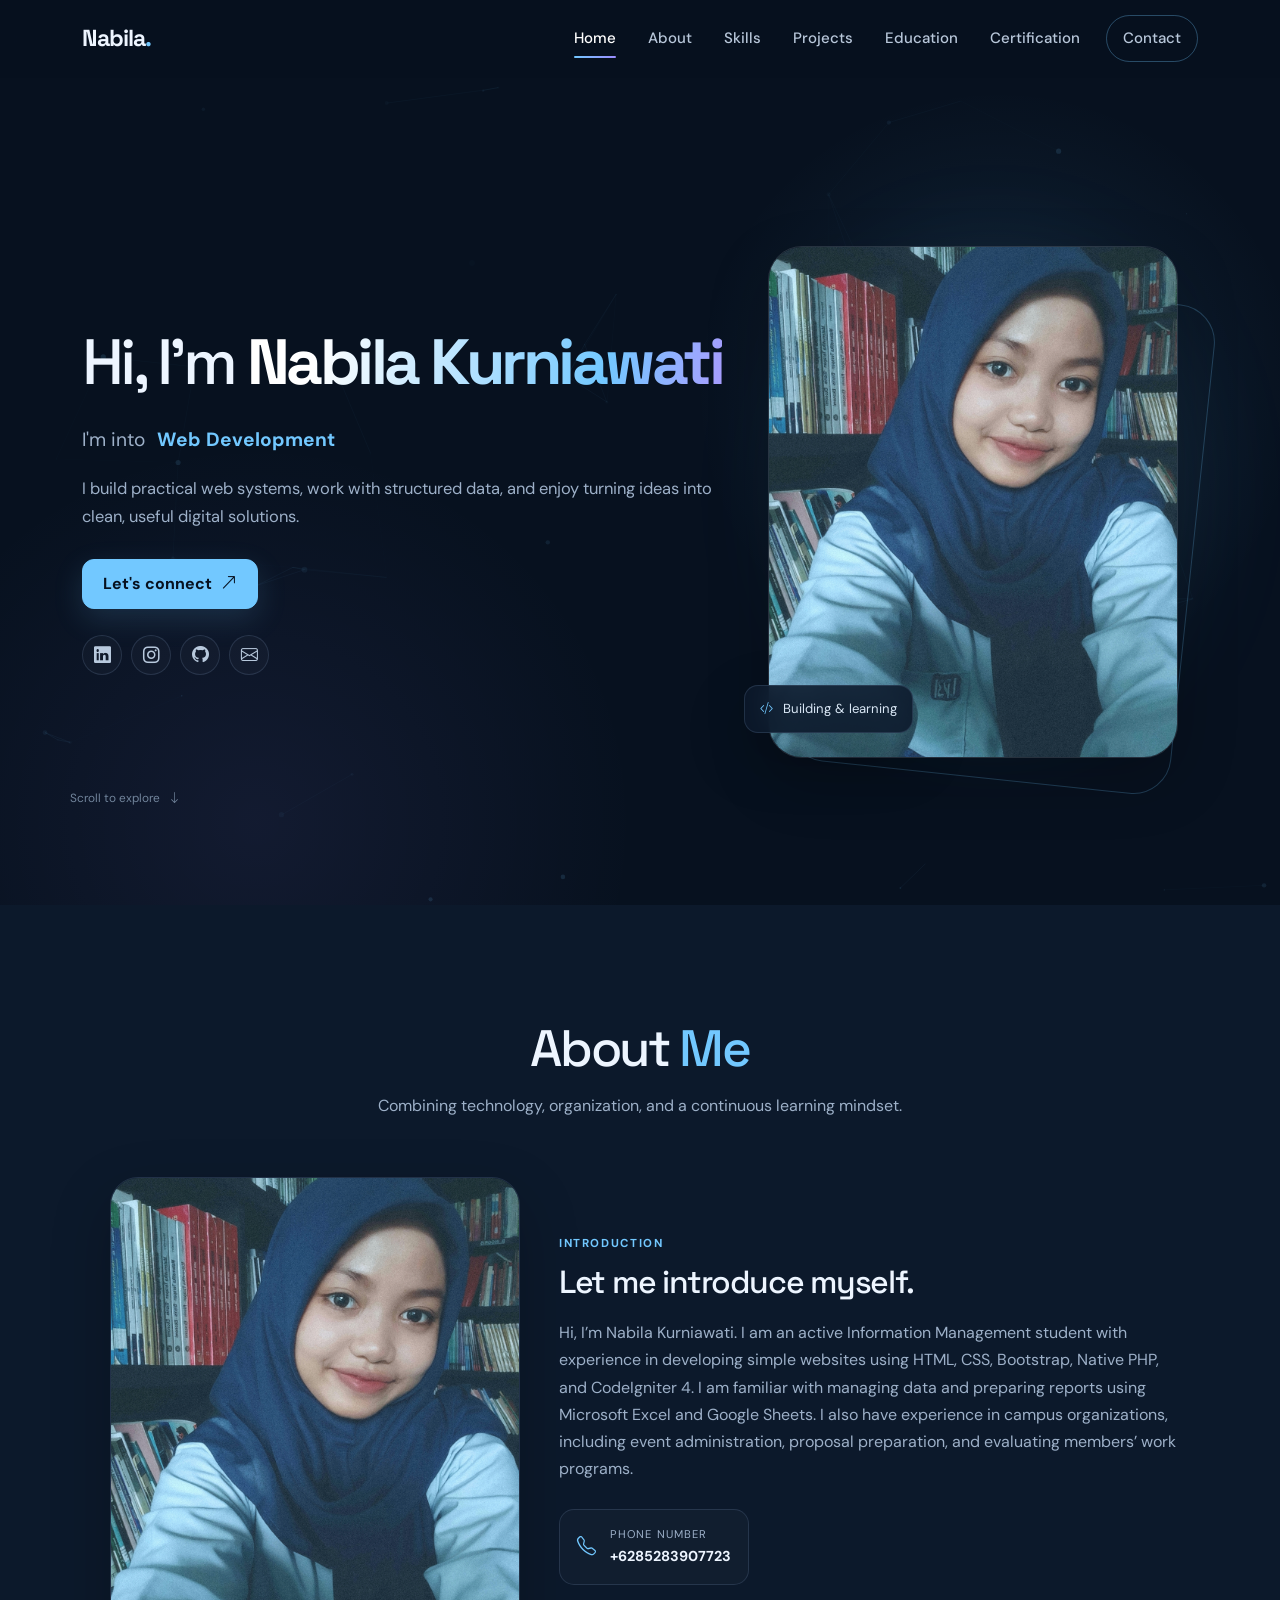
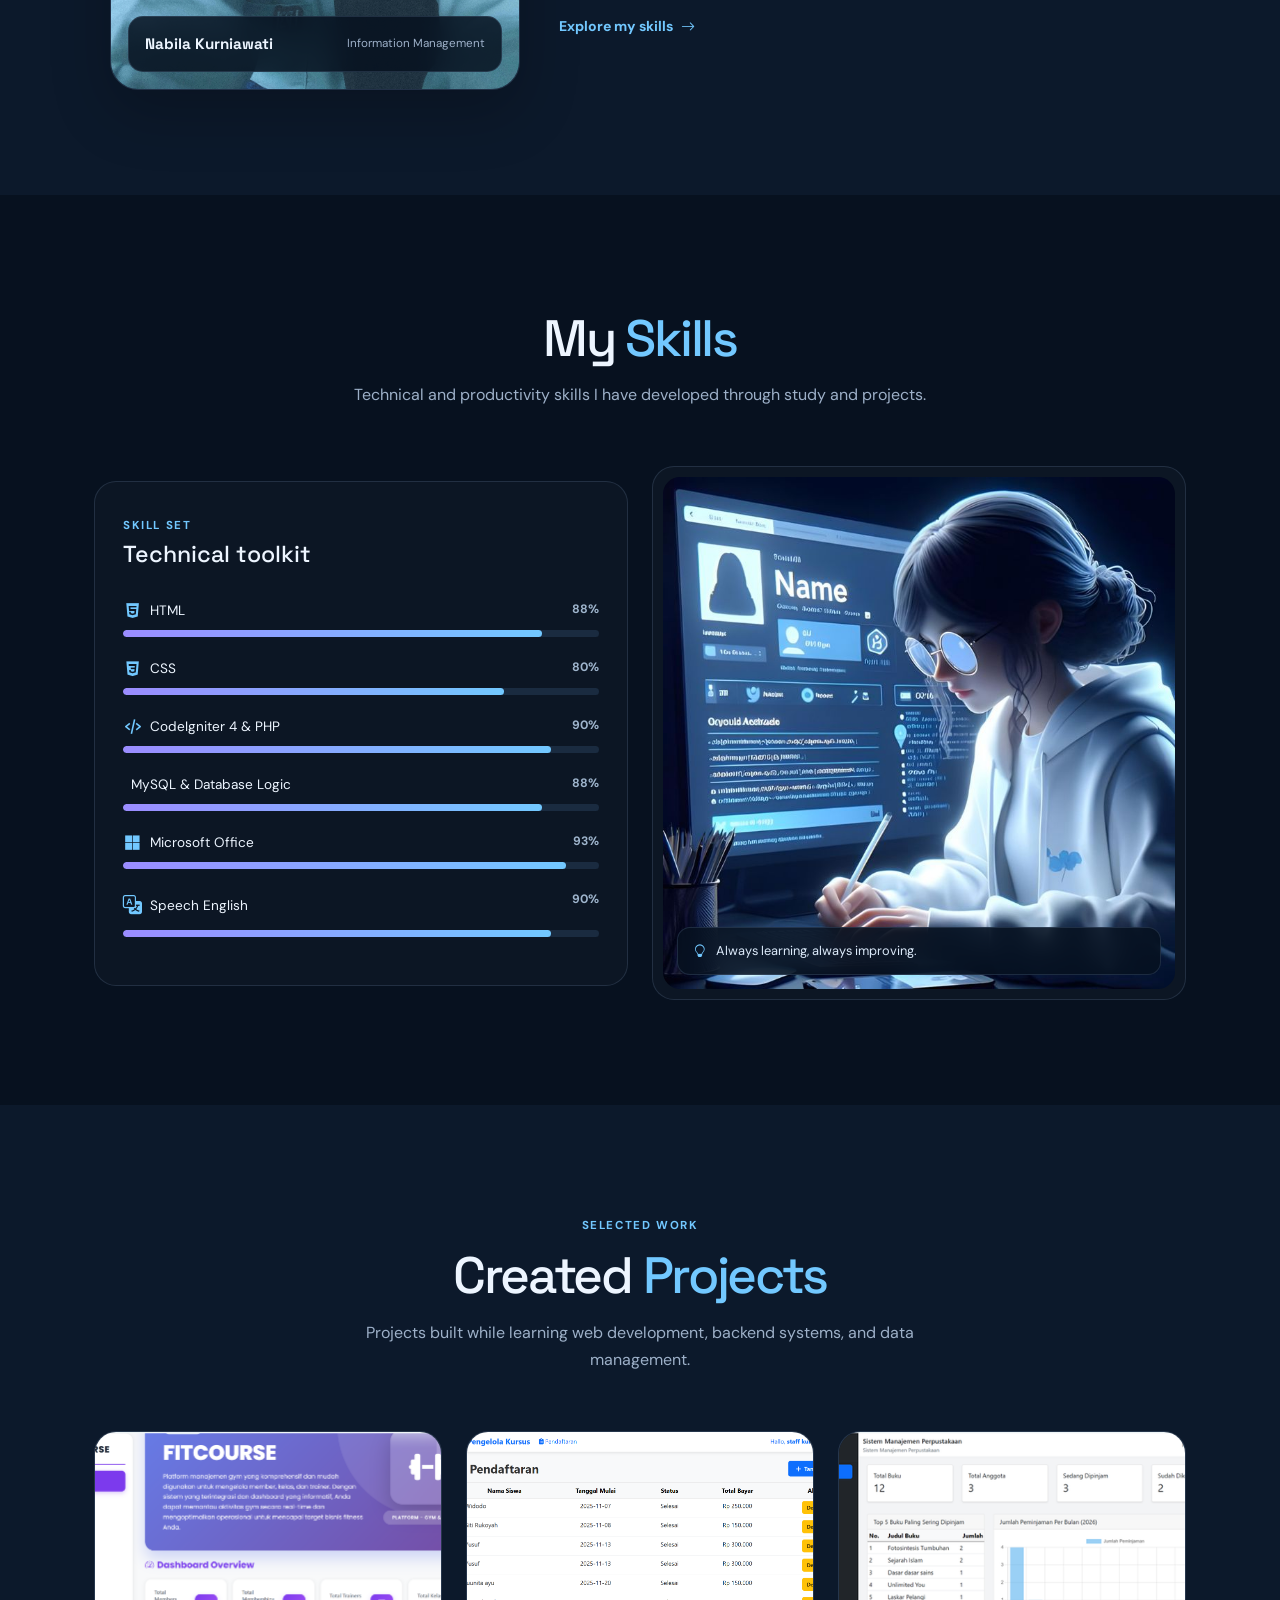
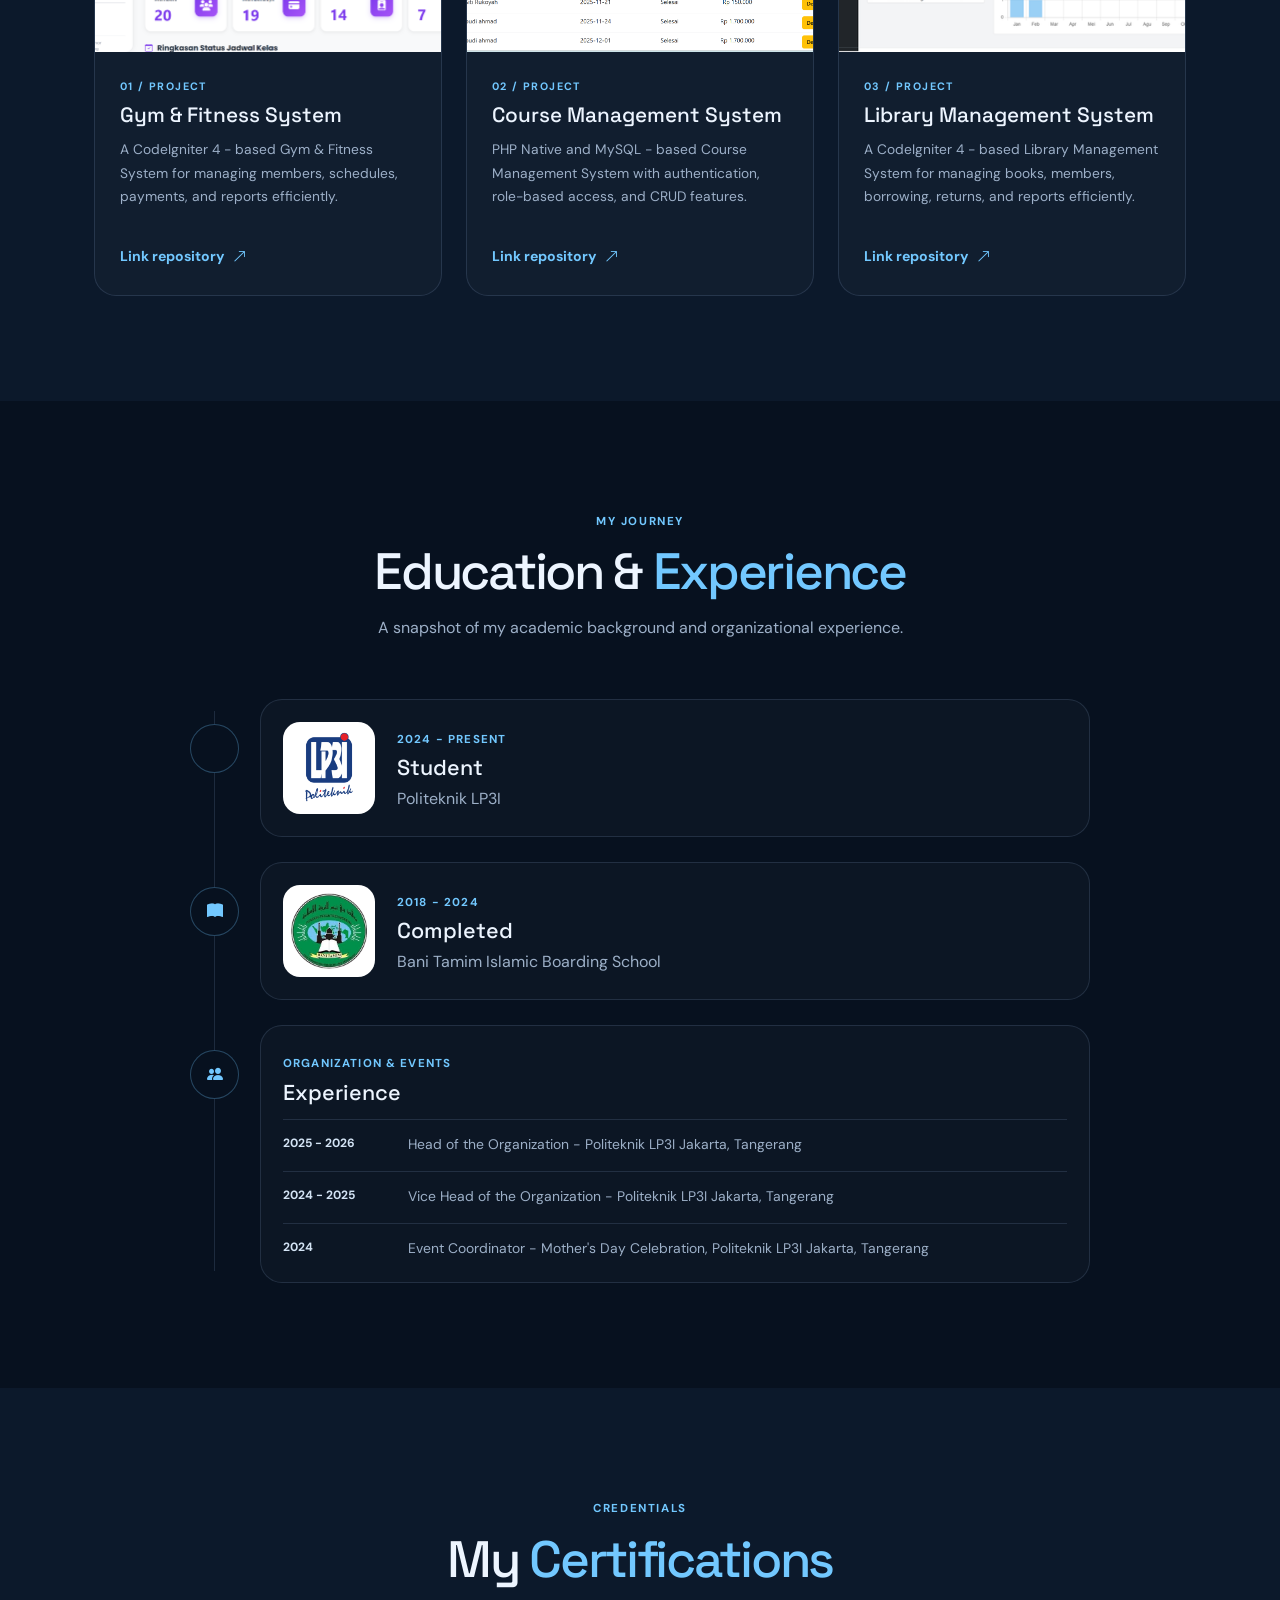
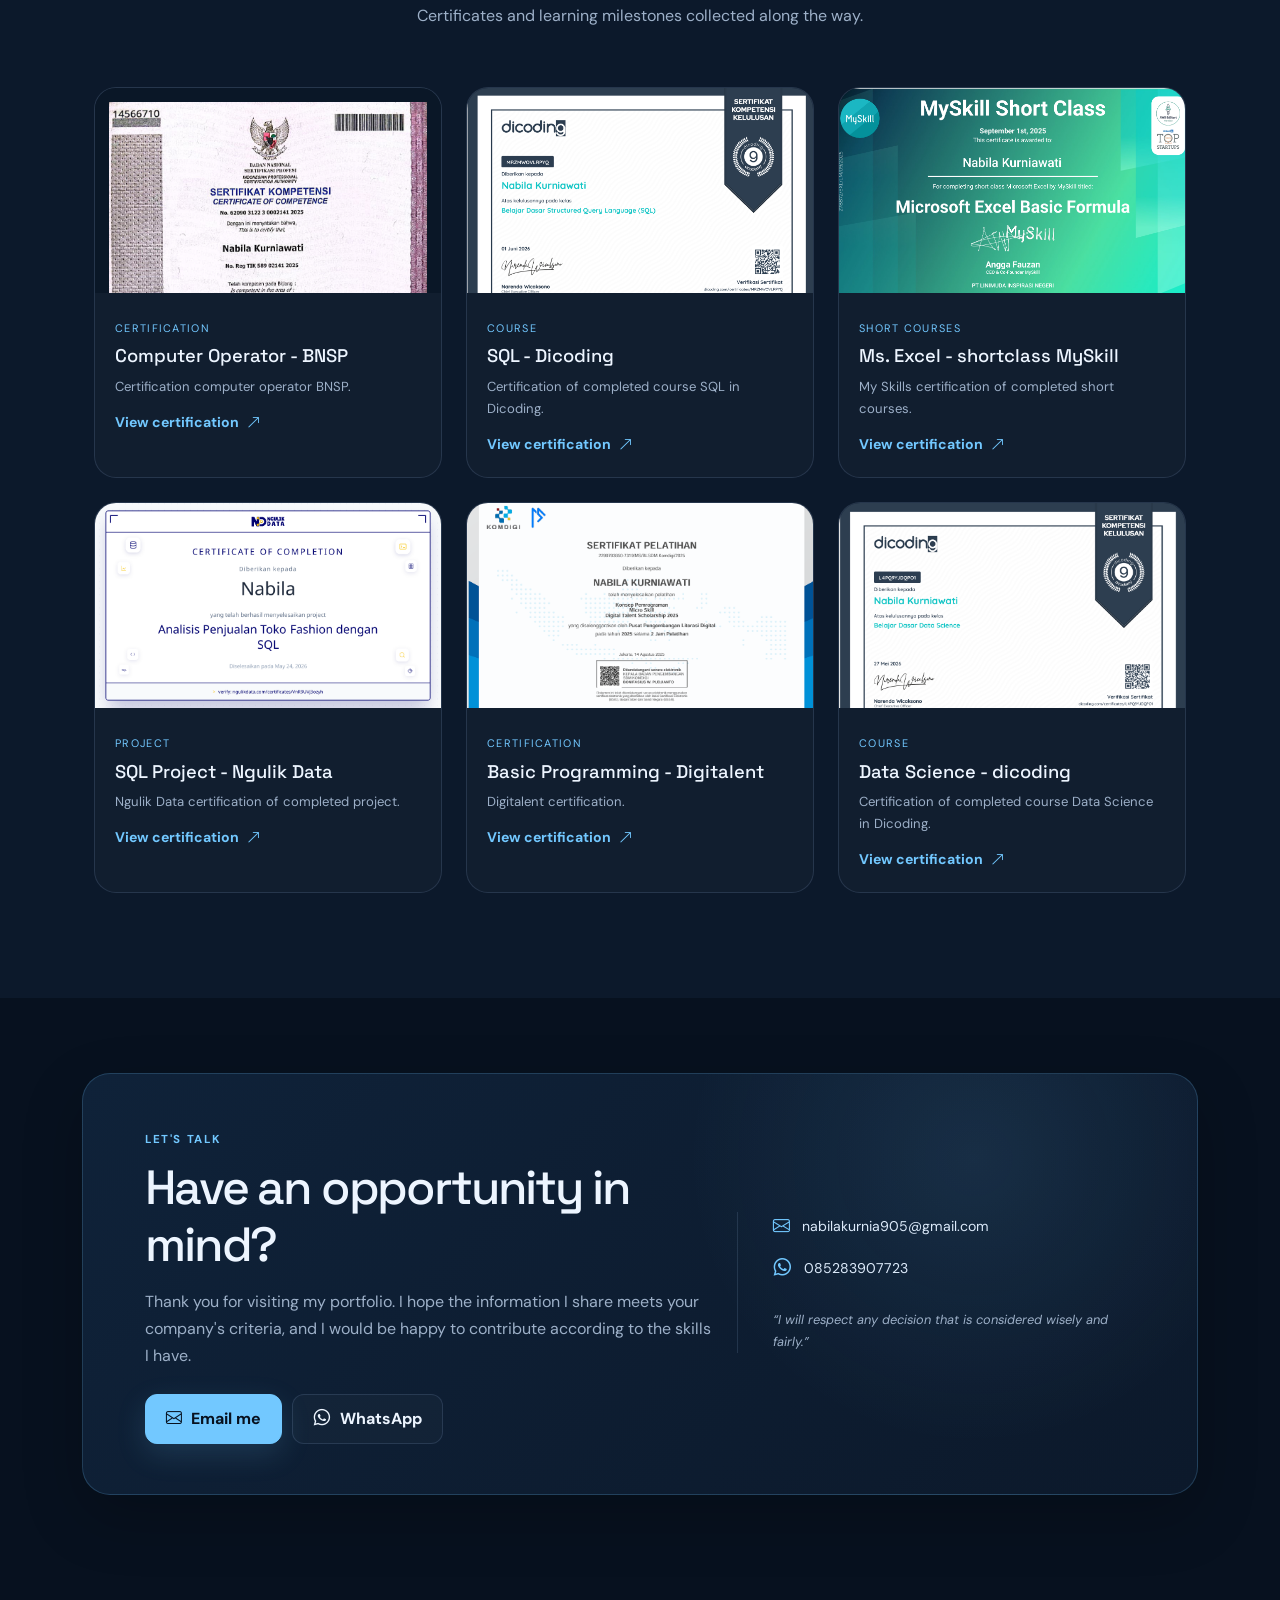
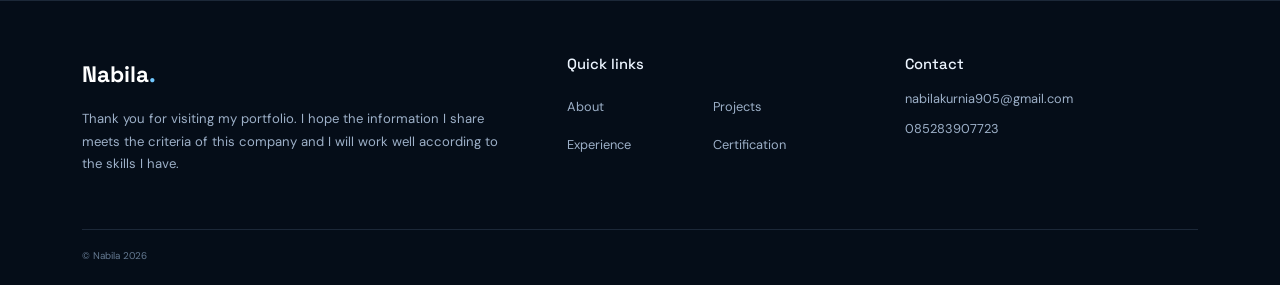
<file: index.html>
<!DOCTYPE html>
<html lang="en">
<head>
    <meta charset="UTF-8">
    <meta name="viewport" content="width=device-width, initial-scale=1.0">

    <style>
    html,
    body {
        width: 100%;
        max-width: 100%;
        overflow-x: hidden;
    }

    *,
    *::before,
    *::after {
        box-sizing: border-box;
    }

    img,
    video,
    iframe,
    svg {
        max-width: 100%;
    }
</style>

    <meta name="description" content="Portfolio of Nabila Kurniawati — Information Management student and aspiring backend developer.">
    <title>Nabila Kurniawati | Portfolio</title>

    <link rel="stylesheet" href="css/bootstrap.css">
    <link rel="stylesheet" href="font/bootstrap-icons.css">
    <link rel="stylesheet" href="css/aos.css">
    <link rel="stylesheet" href="css/styleCustom.css">
    <link rel="stylesheet" href="https://unpkg.com/boxicons@2.1.4/css/boxicons.min.css">
</head>

<body data-bs-spy="scroll" data-bs-target="#main-navbar" data-bs-offset="90" tabindex="0">

<!-- Navigation -->
<nav id="main-navbar" class="navbar navbar-expand-lg navbar-dark sticky-top" aria-label="Main navigation">
    <div class="container">
        <a class="navbar-brand" href="#home" aria-label="Nabila home">Nabila<span>.</span></a>

        <button class="navbar-toggler" type="button" data-bs-toggle="collapse"
                data-bs-target="#navbarNav" aria-controls="navbarNav"
                aria-expanded="false" aria-label="Toggle navigation">
            <span class="navbar-toggler-icon"></span>
        </button>

        <div class="collapse navbar-collapse" id="navbarNav">
            <ul class="navbar-nav ms-auto align-items-lg-center gap-lg-2">
                <li class="nav-item"><a class="nav-link active" href="#home">Home</a></li>
                <li class="nav-item"><a class="nav-link" href="#about">About</a></li>
                <li class="nav-item"><a class="nav-link" href="#skill">Skills</a></li>
                <li class="nav-item"><a class="nav-link" href="#projects">Projects</a></li>
                <li class="nav-item"><a class="nav-link" href="#education">Education</a></li>
                <li class="nav-item"><a class="nav-link" href="#certification">Certification</a></li>
                <li class="nav-item"><a class="nav-link nav-cta" href="#contact">Contact</a></li>
            </ul>
        </div>
    </div>
</nav>

<main>
<!-- Hero -->
<section id="home" class="hero-section">
    <div id="particles-js" aria-hidden="true"></div>
    <div class="container hero-inner">
        <div class="row align-items-center gy-5">
            <div class="col-lg-7" data-aos="fade-up">
               
                <h1>Hi, I'm <strong>Nabila Kurniawati</strong></h1>
                <div class="role-line" aria-label="Areas of interest">
                    <span>I'm into</span>
                    <div class="role-rotator">
                        <ul class="option">
                            <li>Web Development</li>
                            <li>BackEnd Developer</li>
                            <li>Database Administrator</li>
                        </ul>
                    </div>
                </div>
                <p class="hero-copy">
                    I build practical web systems, work with structured data, and enjoy turning
                    ideas into clean, useful digital solutions.
                </p>

                <div class="hero-actions">
                    <a href="#contact" class="btn btn-primary-custom">Let's connect <i class="bi bi-arrow-up-right"></i></a>
                </div>

                <div class="social-icons" aria-label="Social links">
                    <a href="https://www.linkedin.com/in/nabila-kurniawati-7b97913a2?utm_source=share_via&utm_content=profile&utm_medium=member_android" target="_blank" rel="noopener" aria-label="LinkedIn"><i class="bi bi-linkedin"></i></a>
                    <a href="https://www.instagram.com/bilaaa_nbl?igsi=aGs4Z2J5MjRiZzR2" target="_blank" rel="noopener" aria-label="Instagram"><i class="bi bi-instagram"></i></a>
                    <a href="https://github.com/nabbByte" target="_blank" rel="noopener" aria-label="GitHub"><i class="bi bi-github"></i></a>
                    <a href="https://mail.google.com/mail/?view=cm&fs=1&to=nabilakurnia905@gmail.com" target="_blank" rel="noopener" aria-label="Email"><i class="bi bi-envelope"></i></a>
                </div>
            </div>

            <div class="col-lg-5" data-aos="zoom-in" data-aos-delay="150">
                <div class="hero-photo-wrap">
                    <div class="photo-glow"></div>
                    <img src="img/MYXJ_20250106171750052_fast.jpg" alt="Nabila Kurniawati" class="hero-photo">
                    <div class="photo-badge"><i class="bi bi-code-slash"></i><span>Building & learning</span></div>
                </div>
            </div>
        </div>
        <a href="#about" class="scroll-hint" aria-label="Scroll to About"><span>Scroll to explore</span><i class="bi bi-arrow-down"></i></a>
    </div>
</section>

<!-- About -->
<section id="about" class="section section-soft">
    <div class="container">
        <div class="section-heading" data-aos="fade-up">
           
            <h2>About <span>Me</span></h2>
            <p>Combining technology, organization, and a continuous learning mindset.</p>
        </div>

        <div class="row align-items-center gy-5">
            <div class="col-lg-5" data-aos="fade-right">
                <div class="about-photo-card">
                    <img src="img/MYXJ_20250106171750052_fast.jpg" alt="Nabila Kurniawati portrait">
                    <div class="about-photo-caption">
                        <strong>Nabila Kurniawati</strong>
                        <span>Information Management</span>
                    </div>
                </div>
            </div>
            <div class="col-lg-7" data-aos="fade-left">
                <div class="about-content">
                    <span class="mini-label">Introduction</span>
                    <h3>Let me introduce myself.</h3>
                    <p>
                        Hi, I’m Nabila Kurniawati. I am an active Information Management student with
                        experience in developing simple websites using HTML, CSS, Bootstrap, Native PHP,
                        and CodeIgniter 4. I am familiar with managing data and preparing reports using
                        Microsoft Excel and Google Sheets. I also have experience in campus organizations,
                        including event administration, proposal preparation, and evaluating members’ work programs.
                    </p>
                    <div class="contact-detail">
                        <i class="bi bi-telephone"></i>
                        <div><span>Phone Number</span><strong>+6285283907723</strong></div>
                    </div>
                    <a href="#skill" class="text-link">Explore my skills <i class="bi bi-arrow-right"></i></a>
                </div>
            </div>
        </div>
    </div>
</section>

<!-- Skills -->
<section id="skill" class="section">
    <div class="container">
        <div class="section-heading" data-aos="fade-up">
           
            <h2>My <span>Skills</span></h2>
            <p>Technical and productivity skills I have developed through study and projects.</p>
        </div>

        <div class="row align-items-center gy-5">
            <div class="col-lg-6" data-aos="fade-right">
                <div class="skills-card">
                    <div class="skills-card-head">
                        <div><span class="mini-label">Skill set</span><h3>Technical toolkit</h3></div>
                       
                    </div>

                    <div class="skill-item">
                        <div class="skill-label"><span><i class="bx bxl-html5"></i>HTML</span><strong>88%</strong></div>
                        <div class="skill-track"><span style="--level:88%"></span></div>
                    </div>
                    <div class="skill-item">
                        <div class="skill-label"><span><i class="bx bxl-css3"></i>CSS</span><strong>80%</strong></div>
                        <div class="skill-track"><span style="--level:80%"></span></div>
                    </div>
                    <div class="skill-item">
                        <div class="skill-label"><span><i class="bx bx-code-alt"></i>CodeIgniter 4 & PHP</span><strong>90%</strong></div>
                        <div class="skill-track"><span style="--level:90%"></span></div>
                    </div>
                    <div class="skill-item">
                        <div class="skill-label"><span><i class="bx bxl-data"></i>MySQL & Database Logic</span><strong>88%</strong></div>
                        <div class="skill-track"><span style="--level:88%"></span></div>
                    </div>
                    <div class="skill-item">
                        <div class="skill-label"><span><i class="bx bxl-microsoft"></i>Microsoft Office</span><strong>93%</strong></div>
                        <div class="skill-track"><span style="--level:93%"></span></div>
                    </div>
                    <div class="skill-item">
                        <div class="skill-label"><span><i class="bi bi-translate"></i>Speech English</span><strong>90%</strong></div>
                        <div class="skill-track"><span style="--level:90%"></span></div>
                    </div>
                </div>
            </div>

            <div class="col-lg-6" data-aos="fade-left">
                <div class="skills-image-card">
                    <img src="img/skills.jpeg" alt="Nabila's skills">
                    <div class="image-overlay-note"><i class="bi bi-lightbulb"></i><span>Always learning, always improving.</span></div>
                </div>
            </div>
        </div>
    </div>
</section>

<!-- Projects -->
<section id="projects" class="section section-soft">
    <div class="container">
        <div class="section-heading" data-aos="fade-up">
            <span class="section-kicker">Selected work</span>
            <h2>Created <span>Projects</span></h2>
            <p>Projects built while learning web development, backend systems, and data management.</p>
        </div>

        <div class="row g-4">
            <div class="col-lg-4 col-md-6" data-aos="fade-up">
                <article class="project-card">
                    <div class="project-image"><img src="img/ci4.png" alt="Gym and Fitness System project"></div>
                    <div class="project-body">
                        <div class="project-number">01 / PROJECT</div>
                        <h3>Gym & Fitness System</h3>
                        <p>A CodeIgniter 4 - based Gym & Fitness System for managing members, schedules, payments, and reports efficiently.</p>
                        <a href="https://github.com/nabbByte/ci4-gym-fitness.git" target="_blank" rel="noopener" class="project-link">Link repository <i class="bi bi-arrow-up-right"></i></a>
                    </div>
                </article>
            </div>

            <div class="col-lg-4 col-md-6" data-aos="fade-up" data-aos-delay="100">
                <article class="project-card">
                    <div class="project-image"><img src="img/kursus.png" alt="Course Management System project"></div>
                    <div class="project-body">
                        <div class="project-number">02 / PROJECT</div>
                        <h3>Course Management System</h3>
                        <p>PHP Native and MySQL - based Course Management System with authentication, role-based access, and CRUD features.</p>
                        <a href="https://github.com/nabbByte/Sistem-Pengelola-Kursus.git" target="_blank" rel="noopener" class="project-link">Link repository <i class="bi bi-arrow-up-right"></i></a>
                    </div>
                </article>
            </div>

            <div class="col-lg-4 col-md-6" data-aos="fade-up" data-aos-delay="200">
                <article class="project-card">
                    <div class="project-image"><img src="img/perpustakaan.png" alt="Library Management System project"></div>
                    <div class="project-body">
                        <div class="project-number">03 / PROJECT</div>
                        <h3>Library Management System</h3>
                        <p>A CodeIgniter 4 - based Library Management System for managing books, members, borrowing, returns, and reports efficiently.</p>
                        <a href="https://github.com/nabbByte/ci4_perpustakaan.git" target="_blank" rel="noopener" class="project-link">Link repository <i class="bi bi-arrow-up-right"></i></a>
                    </div>
                </article>
            </div>
        </div>
    </div>
</section>

<!-- Education & Experience -->
<section id="education" class="section">
    <div class="container">
        <div class="section-heading" data-aos="fade-up">
            <span class="section-kicker">My journey</span>
            <h2>Education & <span>Experience</span></h2>
            <p>A snapshot of my academic background and organizational experience.</p>
        </div>

        <div class="timeline">
            <article class="timeline-item" data-aos="fade-up">
                <div class="timeline-marker"><i class="bi bi-mortarboard-fill"></i></div>
                <div class="timeline-card">
                    <div class="timeline-logo"><img src="img/logo lp3i.png" alt="Politeknik LP3I logo"></div>
                    <div><span class="timeline-year">2024 - Present</span><h3>Student</h3><p>Politeknik LP3I</p></div>
                </div>
            </article>

            <article class="timeline-item" data-aos="fade-up" data-aos-delay="100">
                <div class="timeline-marker"><i class="bi bi-book-fill"></i></div>
                <div class="timeline-card">
                    <div class="timeline-logo"><img src="img/logo_batam-removebg-preview.png" alt="Bani Tamim Islamic Boarding School logo"></div>
                    <div><span class="timeline-year">2018 - 2024</span><h3>Completed</h3><p>Bani Tamim Islamic Boarding School</p></div>
                </div>
            </article>

            <article class="timeline-item experience-item" data-aos="fade-up" data-aos-delay="150">
                <div class="timeline-marker"><i class="bi bi-people-fill"></i></div>
                <div class="timeline-card">
                    <div class="experience-content">
                        <span class="timeline-year">Organization & Events</span>
                        <h3>Experience</h3>
                        <div class="experience-list">
                            <div><strong>2025 - 2026</strong><p>Head of the Organization - Politeknik LP3I Jakarta, Tangerang</p></div>
                            <div><strong>2024 - 2025</strong><p>Vice Head of the Organization - Politeknik LP3I Jakarta, Tangerang</p></div>
                            <div><strong>2024</strong><p>Event Coordinator - Mother's Day Celebration, Politeknik LP3I Jakarta, Tangerang</p></div>
                        </div>
                    </div>
                </div>
            </article>
        </div>
    </div>
</section>

<!-- Certification -->
<section id="certification" class="section section-soft">
    <div class="container">
        <div class="section-heading" data-aos="fade-up">
            <span class="section-kicker">Credentials</span>
            <h2>My <span>Certifications</span></h2>
            <p>Certificates and learning milestones collected along the way.</p>
        </div>

        <div class="row g-4">
            <div class="col-lg-4 col-md-6" data-aos="fade-up">
                <article class="certificate-card">
                    <div class="certificate-image portrait"><img src="img/bnsp_ujikom.jpeg" alt="BNSP computer operator certification"></div>
                    <div class="certificate-body"><span>Certification</span><h3>Computer Operator - BNSP</h3><p>Certification computer operator BNSP.</p>
                    <a href="img/bnsp_ujikom.jpeg" target="_blank" rel="noopener" class="project-link">View certification <i class="bi bi-arrow-up-right"></i></a></div>
                </article>
            </div>
            <div class="col-lg-4 col-md-6" data-aos="fade-up" data-aos-delay="80">
                <article class="certificate-card">
                    <div class="certificate-image"><img src="img/dicoding.png" alt="dicoding certification"></div>
                    <div class="certificate-body"><span>Course</span><h3>SQL - Dicoding</h3><p>Certification of completed course SQL in Dicoding.</p><a href="pdf/sertifikat sql dicoding.pdf" target="_blank" rel="noopener" class="project-link">View certification <i class="bi bi-arrow-up-right"></i></a></div>
                </article>
            </div>
            <div class="col-lg-4 col-md-6" data-aos="fade-up" data-aos-delay="160">
                <article class="certificate-card">
                    <div class="certificate-image"><img src="img/myskill.png" alt="MySkill certification"></div>
                    <div class="certificate-body"><span>Short Courses</span><h3>Ms. Excel - shortclass MySkill</h3><p>My Skills certification of completed short courses.</p>
                    <a href="img/myskill.png" target="_blank" rel="noopener" class="project-link">View certification <i class="bi bi-arrow-up-right"></i></a></div>
                </article>
            </div>
            <div class="col-lg-4 col-md-6" data-aos="fade-up">
                <article class="certificate-card">
                    <div class="certificate-image"><img src="img/ngulikdata.png" alt="Ngulik Data certification"></div>
                    <div class="certificate-body"><span>Project</span><h3>SQL Project - Ngulik Data</h3><p>Ngulik Data certification of completed project.</p>
                    <a href="img/ngulikdata.png" target="_blank" rel="noopener" class="project-link">View certification <i class="bi bi-arrow-up-right"></i></a></div>
                </article>
            </div>
            <div class="col-lg-4 col-md-6" data-aos="fade-up" data-aos-delay="80">
                <article class="certificate-card">
                    <div class="certificate-image"><img src="img/digitalent.png" alt="Digitalent certification"></div>
                    <div class="certificate-body"><span>Certification</span><h3>Basic Programming - Digitalent</h3><p>Digitalent certification.</p><a href="pdf/Sertifikat_digitalent.pdf" target="_blank" rel="noopener" class="project-link">View certification <i class="bi bi-arrow-up-right"></i></a></div>
                </article>
            </div>
             <div class="col-lg-4 col-md-6" data-aos="fade-up">
                <article class="certificate-card">
                    <div class="certificate-image"><img src="img/data_scienci.png" alt="data science certification"></div>
                    <div class="certificate-body"><span>Course</span><h3>Data Science - dicoding</h3><p>Certification of completed course Data Science in Dicoding.</p>
                    <a href="pdf/sertifikat dicoding data science.pdf" target="_blank" rel="noopener" class="project-link">View certification <i class="bi bi-arrow-up-right"></i></a></div>
                </article>
            </div>
        </div>
    </div>
</section>

<!-- Contact -->
<section id="contact" class="section contact-section">
    <div class="container">
        <div class="contact-panel" data-aos="zoom-in">
            <div class="row align-items-center gy-4">
                <div class="col-lg-7">
                    <span class="section-kicker">Let's talk</span>
                    <h2>Have an opportunity in mind?</h2>
                    <p>Thank you for visiting my portfolio. I hope the information I share meets your company's criteria, and I would be happy to contribute according to the skills I have.</p>
                    <div class="contact-actions">
                        <a class="btn btn-primary-custom" href="https://mail.google.com/mail/?view=cm&fs=1&to=nabilakurnia905@gmail.com" target="_blank" rel="noopener"><i class="bi bi-envelope"></i> Email me</a>
                        <a class="btn btn-outline-custom" href="https://wa.me/6285283907723" target="_blank" rel="noopener"><i class="bi bi-whatsapp"></i> WhatsApp</a>
                    </div>
                </div>
                <div class="col-lg-5">
                    <div class="contact-info">
                        <div><i class="bi bi-envelope"></i><span>nabilakurnia905@gmail.com</span></div>
                        <div><i class="bi bi-whatsapp"></i><span>085283907723</span></div>
                        <p>“I will respect any decision that is considered wisely and fairly.”</p>
                    </div>
                </div>
            </div>
        </div>
    </div>
</section>
</main>

<!-- Footer -->
<footer id="main-footer">
    <div class="container">
        <div class="footer-grid">
            <div>
                <a class="footer-brand" href="#home">Nabila<span>.</span></a>
                <p>Thank you for visiting my portfolio. I hope the information I share meets the criteria of this company and I will work well according to the skills I have.</p>
            </div>
            <div>
                <h3>Quick links</h3>
                <div class="footer-links">
                    <a href="#about">About</a><a href="#projects">Projects</a><a href="#education">Experience</a><a href="#certification">Certification</a>
                </div>
            </div>
            <div>
                <h3>Contact</h3>
                <a href="mailto:nabilakurnia905@gmail.com">nabilakurnia905@gmail.com</a>
                <a href="tel:+6285283907723">085283907723</a>
            </div>
        </div>
        <div class="footer-bottom"><small>&copy; Nabila 2026</small></div>
    </div>
</footer>

<button id="backToTop" class="back-to-top" type="button" aria-label="Back to top"><i class="bi bi-arrow-up"></i></button>

<script src="js/particles.js"></script>
<script src="js/app.js"></script>
<script src="js/bootstrap.bundle.js"></script>
<script src="js/aos.js"></script>
<script>
    AOS.init({ once: true, duration: 700, easing: 'ease-out-cubic', offset: 60 });
</script>
</body>
</html>
</file>
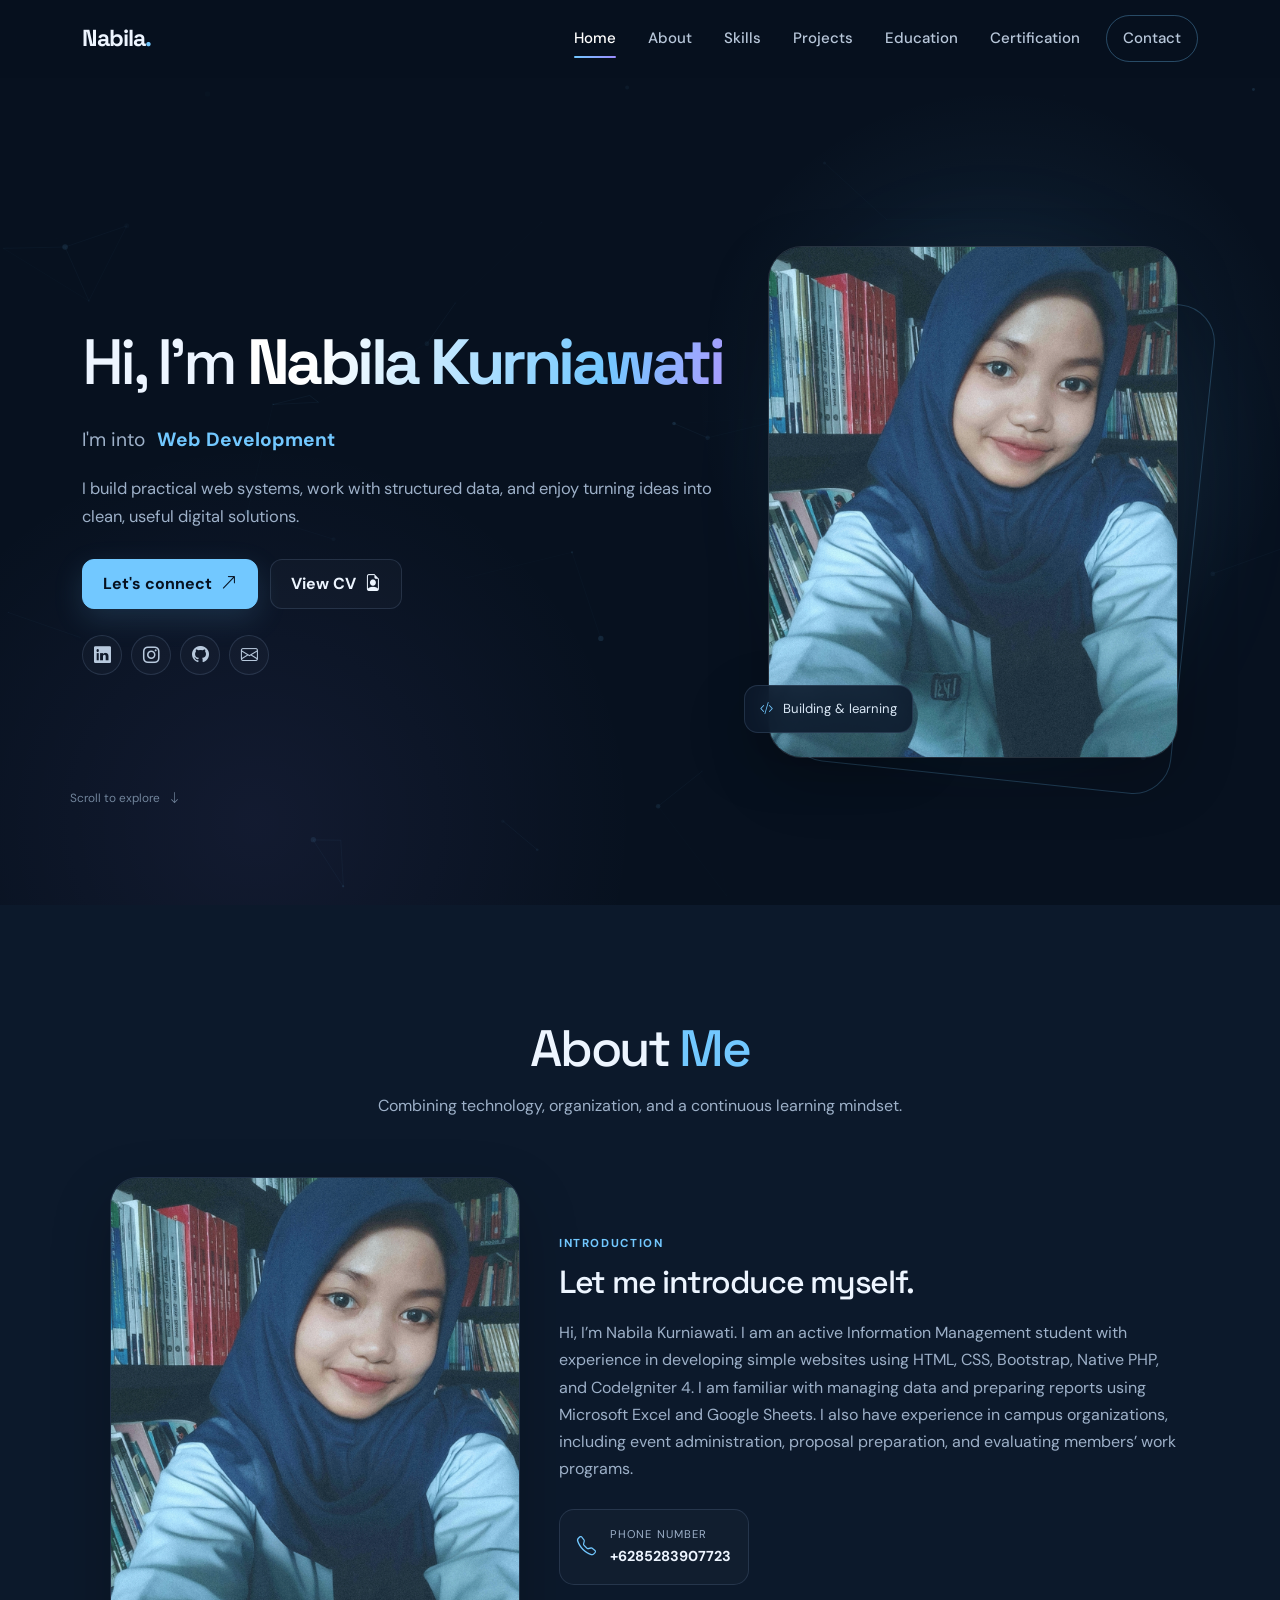
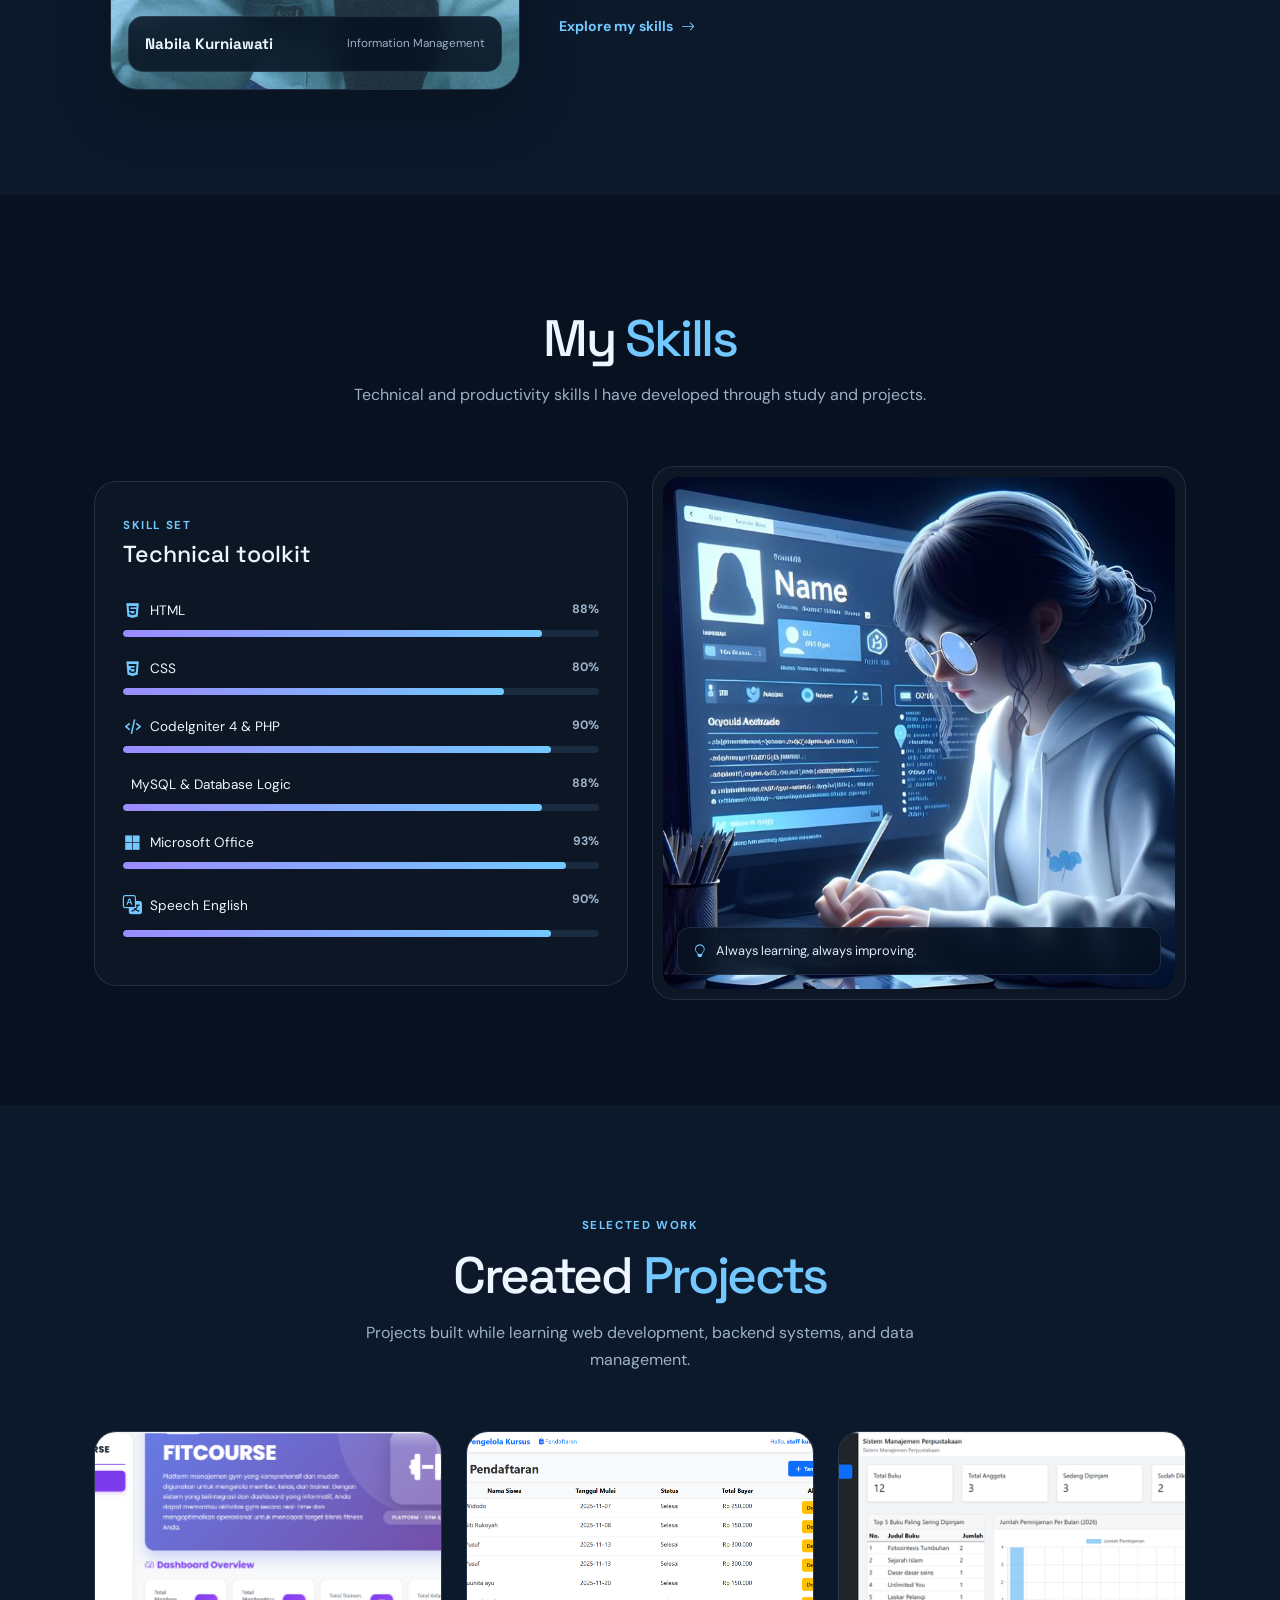
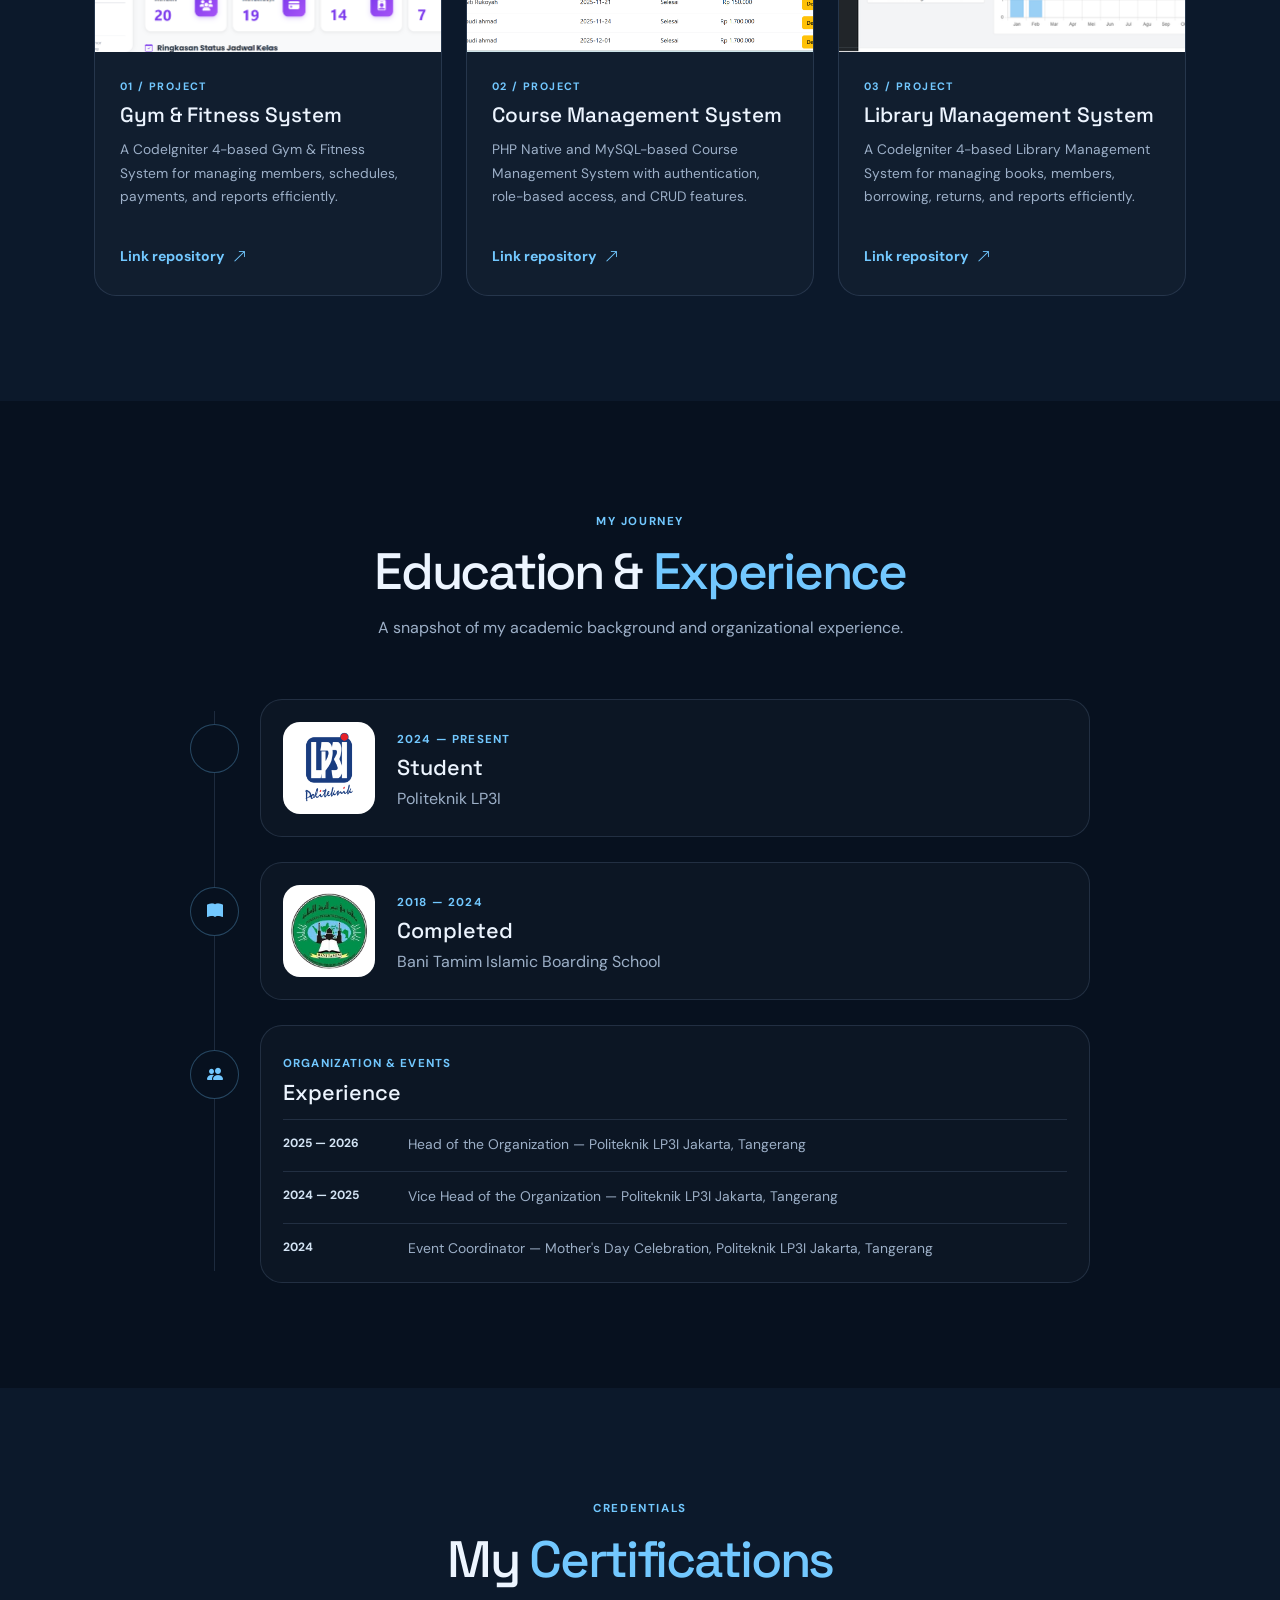
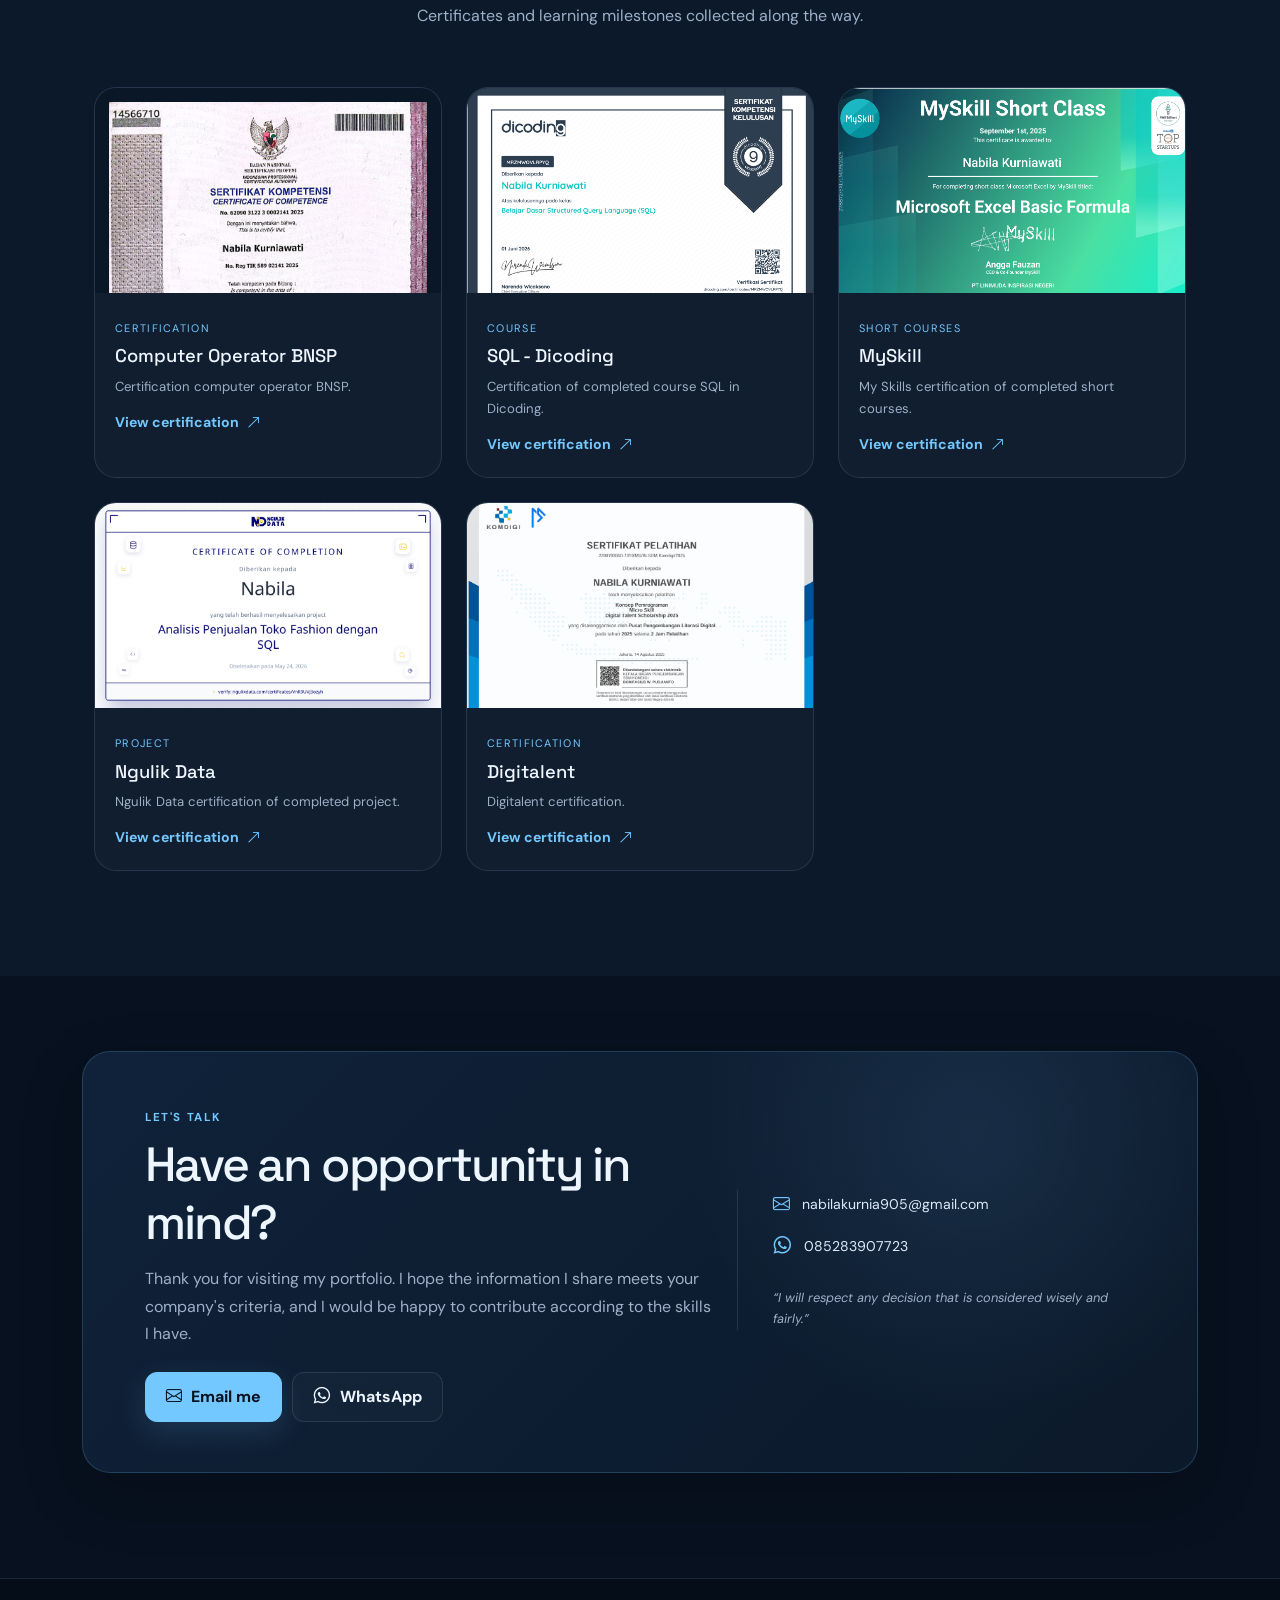
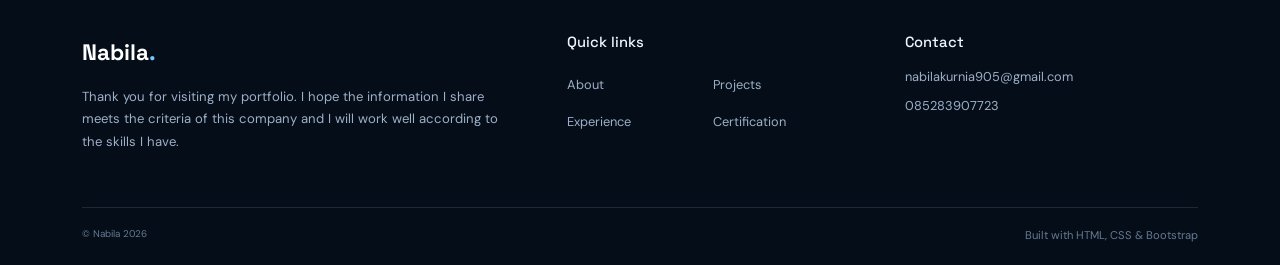
<file: indexprojek.html>
<!DOCTYPE html>
<html lang="en">
<head>
    <meta charset="UTF-8">
    <meta name="viewport" content="width=device-width, initial-scale=1.0">
    <meta name="description" content="Portfolio of Nabila Kurniawati — Information Management student and aspiring backend developer.">
    <title>Nabila Kurniawati | Portfolio</title>

    <link rel="stylesheet" href="css/bootstrap.css">
    <link rel="stylesheet" href="font/bootstrap-icons.css">
    <link rel="stylesheet" href="css/aos.css">
    <link rel="stylesheet" href="css/styleCustom.css">
    <link rel="stylesheet" href="https://unpkg.com/boxicons@2.1.4/css/boxicons.min.css">
</head>

<body data-bs-spy="scroll" data-bs-target="#main-navbar" data-bs-offset="90" tabindex="0">

<!-- Navigation -->
<nav id="main-navbar" class="navbar navbar-expand-lg navbar-dark sticky-top" aria-label="Main navigation">
    <div class="container">
        <a class="navbar-brand" href="#home" aria-label="Nabila home">Nabila<span>.</span></a>

        <button class="navbar-toggler" type="button" data-bs-toggle="collapse"
                data-bs-target="#navbarNav" aria-controls="navbarNav"
                aria-expanded="false" aria-label="Toggle navigation">
            <span class="navbar-toggler-icon"></span>
        </button>

        <div class="collapse navbar-collapse" id="navbarNav">
            <ul class="navbar-nav ms-auto align-items-lg-center gap-lg-2">
                <li class="nav-item"><a class="nav-link active" href="#home">Home</a></li>
                <li class="nav-item"><a class="nav-link" href="#about">About</a></li>
                <li class="nav-item"><a class="nav-link" href="#skill">Skills</a></li>
                <li class="nav-item"><a class="nav-link" href="#projects">Projects</a></li>
                <li class="nav-item"><a class="nav-link" href="#education">Education</a></li>
                <li class="nav-item"><a class="nav-link" href="#certification">Certification</a></li>
                <li class="nav-item"><a class="nav-link nav-cta" href="#contact">Contact</a></li>
            </ul>
        </div>
    </div>
</nav>

<main>
<!-- Hero -->
<section id="home" class="hero-section">
    <div id="particles-js" aria-hidden="true"></div>
    <div class="container hero-inner">
        <div class="row align-items-center gy-5">
            <div class="col-lg-7" data-aos="fade-up">
               
                <h1>Hi, I'm <strong>Nabila Kurniawati</strong></h1>
                <div class="role-line" aria-label="Areas of interest">
                    <span>I'm into</span>
                    <div class="role-rotator">
                        <ul class="option">
                            <li>Web Development</li>
                            <li>BackEnd Developer</li>
                            <li>Database Administrator</li>
                        </ul>
                    </div>
                </div>
                <p class="hero-copy">
                    I build practical web systems, work with structured data, and enjoy turning
                    ideas into clean, useful digital solutions.
                </p>

                <div class="hero-actions">
                    <a href="#contact" class="btn btn-primary-custom">Let's connect <i class="bi bi-arrow-up-right"></i></a>
                    <a href="pdf/CV_nabila.pdf" target="_blank" rel="noopener" class="btn btn-outline-custom">
                        View CV <i class="bi bi-file-earmark-person"></i>
                    </a>
                </div>

                <div class="social-icons" aria-label="Social links">
                    <a href="https://www.linkedin.com/in/nabila-kurniawati-7b97913a2?utm_source=share_via&utm_content=profile&utm_medium=member_android" target="_blank" rel="noopener" aria-label="LinkedIn"><i class="bi bi-linkedin"></i></a>
                    <a href="https://www.instagram.com/bilaaa_nbl?igsi=aGs4Z2J5MjRiZzR2" target="_blank" rel="noopener" aria-label="Instagram"><i class="bi bi-instagram"></i></a>
                    <a href="https://github.com/nabbByte" target="_blank" rel="noopener" aria-label="GitHub"><i class="bi bi-github"></i></a>
                    <a href="https://mail.google.com/mail/?view=cm&fs=1&to=nabilakurnia905@gmail.com" target="_blank" rel="noopener" aria-label="Email"><i class="bi bi-envelope"></i></a>
                </div>
            </div>

            <div class="col-lg-5" data-aos="zoom-in" data-aos-delay="150">
                <div class="hero-photo-wrap">
                    <div class="photo-glow"></div>
                    <img src="img/MYXJ_20250106171750052_fast.jpg" alt="Nabila Kurniawati" class="hero-photo">
                    <div class="photo-badge"><i class="bi bi-code-slash"></i><span>Building & learning</span></div>
                </div>
            </div>
        </div>
        <a href="#about" class="scroll-hint" aria-label="Scroll to About"><span>Scroll to explore</span><i class="bi bi-arrow-down"></i></a>
    </div>
</section>

<!-- About -->
<section id="about" class="section section-soft">
    <div class="container">
        <div class="section-heading" data-aos="fade-up">
           
            <h2>About <span>Me</span></h2>
            <p>Combining technology, organization, and a continuous learning mindset.</p>
        </div>

        <div class="row align-items-center gy-5">
            <div class="col-lg-5" data-aos="fade-right">
                <div class="about-photo-card">
                    <img src="img/MYXJ_20250106171750052_fast.jpg" alt="Nabila Kurniawati portrait">
                    <div class="about-photo-caption">
                        <strong>Nabila Kurniawati</strong>
                        <span>Information Management</span>
                    </div>
                </div>
            </div>
            <div class="col-lg-7" data-aos="fade-left">
                <div class="about-content">
                    <span class="mini-label">Introduction</span>
                    <h3>Let me introduce myself.</h3>
                    <p>
                        Hi, I’m Nabila Kurniawati. I am an active Information Management student with
                        experience in developing simple websites using HTML, CSS, Bootstrap, Native PHP,
                        and CodeIgniter 4. I am familiar with managing data and preparing reports using
                        Microsoft Excel and Google Sheets. I also have experience in campus organizations,
                        including event administration, proposal preparation, and evaluating members’ work programs.
                    </p>
                    <div class="contact-detail">
                        <i class="bi bi-telephone"></i>
                        <div><span>Phone Number</span><strong>+6285283907723</strong></div>
                    </div>
                    <a href="#skill" class="text-link">Explore my skills <i class="bi bi-arrow-right"></i></a>
                </div>
            </div>
        </div>
    </div>
</section>

<!-- Skills -->
<section id="skill" class="section">
    <div class="container">
        <div class="section-heading" data-aos="fade-up">
           
            <h2>My <span>Skills</span></h2>
            <p>Technical and productivity skills I have developed through study and projects.</p>
        </div>

        <div class="row align-items-center gy-5">
            <div class="col-lg-6" data-aos="fade-right">
                <div class="skills-card">
                    <div class="skills-card-head">
                        <div><span class="mini-label">Skill set</span><h3>Technical toolkit</h3></div>
                       
                    </div>

                    <div class="skill-item">
                        <div class="skill-label"><span><i class="bx bxl-html5"></i>HTML</span><strong>88%</strong></div>
                        <div class="skill-track"><span style="--level:88%"></span></div>
                    </div>
                    <div class="skill-item">
                        <div class="skill-label"><span><i class="bx bxl-css3"></i>CSS</span><strong>80%</strong></div>
                        <div class="skill-track"><span style="--level:80%"></span></div>
                    </div>
                    <div class="skill-item">
                        <div class="skill-label"><span><i class="bx bx-code-alt"></i>CodeIgniter 4 & PHP</span><strong>90%</strong></div>
                        <div class="skill-track"><span style="--level:90%"></span></div>
                    </div>
                    <div class="skill-item">
                        <div class="skill-label"><span><i class="bx bxl-data"></i>MySQL & Database Logic</span><strong>88%</strong></div>
                        <div class="skill-track"><span style="--level:88%"></span></div>
                    </div>
                    <div class="skill-item">
                        <div class="skill-label"><span><i class="bx bxl-microsoft"></i>Microsoft Office</span><strong>93%</strong></div>
                        <div class="skill-track"><span style="--level:93%"></span></div>
                    </div>
                    <div class="skill-item">
                        <div class="skill-label"><span><i class="bi bi-translate"></i>Speech English</span><strong>90%</strong></div>
                        <div class="skill-track"><span style="--level:90%"></span></div>
                    </div>
                </div>
            </div>

            <div class="col-lg-6" data-aos="fade-left">
                <div class="skills-image-card">
                    <img src="img/skills.jpeg" alt="Nabila's skills">
                    <div class="image-overlay-note"><i class="bi bi-lightbulb"></i><span>Always learning, always improving.</span></div>
                </div>
            </div>
        </div>
    </div>
</section>

<!-- Projects -->
<section id="projects" class="section section-soft">
    <div class="container">
        <div class="section-heading" data-aos="fade-up">
            <span class="section-kicker">Selected work</span>
            <h2>Created <span>Projects</span></h2>
            <p>Projects built while learning web development, backend systems, and data management.</p>
        </div>

        <div class="row g-4">
            <div class="col-lg-4 col-md-6" data-aos="fade-up">
                <article class="project-card">
                    <div class="project-image"><img src="img/ci4.png" alt="Gym and Fitness System project"></div>
                    <div class="project-body">
                        <div class="project-number">01 / PROJECT</div>
                        <h3>Gym & Fitness System</h3>
                        <p>A CodeIgniter 4-based Gym & Fitness System for managing members, schedules, payments, and reports efficiently.</p>
                        <a href="https://github.com/nabbByte/ci4-gym-fitness.git" target="_blank" rel="noopener" class="project-link">Link repository <i class="bi bi-arrow-up-right"></i></a>
                    </div>
                </article>
            </div>

            <div class="col-lg-4 col-md-6" data-aos="fade-up" data-aos-delay="100">
                <article class="project-card">
                    <div class="project-image"><img src="img/kursus.png" alt="Course Management System project"></div>
                    <div class="project-body">
                        <div class="project-number">02 / PROJECT</div>
                        <h3>Course Management System</h3>
                        <p>PHP Native and MySQL-based Course Management System with authentication, role-based access, and CRUD features.</p>
                        <a href="https://github.com/nabbByte/Sistem-Pengelola-Kursus.git" target="_blank" rel="noopener" class="project-link">Link repository <i class="bi bi-arrow-up-right"></i></a>
                    </div>
                </article>
            </div>

            <div class="col-lg-4 col-md-6" data-aos="fade-up" data-aos-delay="200">
                <article class="project-card">
                    <div class="project-image"><img src="img/perpustakaan.png" alt="Library Management System project"></div>
                    <div class="project-body">
                        <div class="project-number">03 / PROJECT</div>
                        <h3>Library Management System</h3>
                        <p>A CodeIgniter 4-based Library Management System for managing books, members, borrowing, returns, and reports efficiently.</p>
                        <a href="https://github.com/nabbByte/ci4_perpustakaan.git" target="_blank" rel="noopener" class="project-link">Link repository <i class="bi bi-arrow-up-right"></i></a>
                    </div>
                </article>
            </div>
        </div>
    </div>
</section>

<!-- Education & Experience -->
<section id="education" class="section">
    <div class="container">
        <div class="section-heading" data-aos="fade-up">
            <span class="section-kicker">My journey</span>
            <h2>Education & <span>Experience</span></h2>
            <p>A snapshot of my academic background and organizational experience.</p>
        </div>

        <div class="timeline">
            <article class="timeline-item" data-aos="fade-up">
                <div class="timeline-marker"><i class="bi bi-mortarboard-fill"></i></div>
                <div class="timeline-card">
                    <div class="timeline-logo"><img src="img/logo lp3i.png" alt="Politeknik LP3I logo"></div>
                    <div><span class="timeline-year">2024 — Present</span><h3>Student</h3><p>Politeknik LP3I</p></div>
                </div>
            </article>

            <article class="timeline-item" data-aos="fade-up" data-aos-delay="100">
                <div class="timeline-marker"><i class="bi bi-book-fill"></i></div>
                <div class="timeline-card">
                    <div class="timeline-logo"><img src="img/logo_batam-removebg-preview.png" alt="Bani Tamim Islamic Boarding School logo"></div>
                    <div><span class="timeline-year">2018 — 2024</span><h3>Completed</h3><p>Bani Tamim Islamic Boarding School</p></div>
                </div>
            </article>

            <article class="timeline-item experience-item" data-aos="fade-up" data-aos-delay="150">
                <div class="timeline-marker"><i class="bi bi-people-fill"></i></div>
                <div class="timeline-card">
                    <div class="experience-content">
                        <span class="timeline-year">Organization & Events</span>
                        <h3>Experience</h3>
                        <div class="experience-list">
                            <div><strong>2025 — 2026</strong><p>Head of the Organization — Politeknik LP3I Jakarta, Tangerang</p></div>
                            <div><strong>2024 — 2025</strong><p>Vice Head of the Organization — Politeknik LP3I Jakarta, Tangerang</p></div>
                            <div><strong>2024</strong><p>Event Coordinator — Mother's Day Celebration, Politeknik LP3I Jakarta, Tangerang</p></div>
                        </div>
                    </div>
                </div>
            </article>
        </div>
    </div>
</section>

<!-- Certification -->
<section id="certification" class="section section-soft">
    <div class="container">
        <div class="section-heading" data-aos="fade-up">
            <span class="section-kicker">Credentials</span>
            <h2>My <span>Certifications</span></h2>
            <p>Certificates and learning milestones collected along the way.</p>
        </div>

        <div class="row g-4">
            <div class="col-lg-4 col-md-6" data-aos="fade-up">
                <article class="certificate-card">
                    <div class="certificate-image portrait"><img src="img/bnsp_ujikom.jpeg" alt="BNSP computer operator certification"></div>
                    <div class="certificate-body"><span>Certification</span><h3>Computer Operator BNSP</h3><p>Certification computer operator BNSP.</p>
                    <a href="img/bnsp_ujikom.jpeg" target="_blank" rel="noopener" class="project-link">View certification <i class="bi bi-arrow-up-right"></i></a></div>
                </article>
            </div>
            <div class="col-lg-4 col-md-6" data-aos="fade-up" data-aos-delay="80">
                <article class="certificate-card">
                    <div class="certificate-image"><img src="img/dicoding.png" alt="dicoding certification"></div>
                    <div class="certificate-body"><span>Course</span><h3>SQL - Dicoding</h3><p>Certification of completed course SQL in Dicoding.</p><a href="pdf/sertifikat sql dicoding.pdf" target="_blank" rel="noopener" class="project-link">View certification <i class="bi bi-arrow-up-right"></i></a></div>
                </article>
            </div>
            <div class="col-lg-4 col-md-6" data-aos="fade-up" data-aos-delay="160">
                <article class="certificate-card">
                    <div class="certificate-image"><img src="img/myskill.png" alt="MySkill certification"></div>
                    <div class="certificate-body"><span>Short Courses</span><h3>MySkill</h3><p>My Skills certification of completed short courses.</p>
                    <a href="img/myskill.png" target="_blank" rel="noopener" class="project-link">View certification <i class="bi bi-arrow-up-right"></i></a></div>
                </article>
            </div>
            <div class="col-lg-4 col-md-6" data-aos="fade-up">
                <article class="certificate-card">
                    <div class="certificate-image"><img src="img/ngulikdata.png" alt="Ngulik Data certification"></div>
                    <div class="certificate-body"><span>Project</span><h3>Ngulik Data</h3><p>Ngulik Data certification of completed project.</p>
                    <a href="img/ngulikdata.png" target="_blank" rel="noopener" class="project-link">View certification <i class="bi bi-arrow-up-right"></i></a></div>
                </article>
            </div>
            <div class="col-lg-4 col-md-6" data-aos="fade-up" data-aos-delay="80">
                <article class="certificate-card">
                    <div class="certificate-image"><img src="img/digitalent.png" alt="Digitalent certification"></div>
                    <div class="certificate-body"><span>Certification</span><h3>Digitalent</h3><p>Digitalent certification.</p><a href="pdf/Sertifikat_digitalent.pdf" target="_blank" rel="noopener" class="project-link">View certification <i class="bi bi-arrow-up-right"></i></a></div>
                </article>
            </div>
        </div>
    </div>
</section>

<!-- Contact -->
<section id="contact" class="section contact-section">
    <div class="container">
        <div class="contact-panel" data-aos="zoom-in">
            <div class="row align-items-center gy-4">
                <div class="col-lg-7">
                    <span class="section-kicker">Let's talk</span>
                    <h2>Have an opportunity in mind?</h2>
                    <p>Thank you for visiting my portfolio. I hope the information I share meets your company's criteria, and I would be happy to contribute according to the skills I have.</p>
                    <div class="contact-actions">
                        <a class="btn btn-primary-custom" href="https://mail.google.com/mail/?view=cm&fs=1&to=nabilakurnia905@gmail.com" target="_blank" rel="noopener"><i class="bi bi-envelope"></i> Email me</a>
                        <a class="btn btn-outline-custom" href="https://wa.me/6285283907723" target="_blank" rel="noopener"><i class="bi bi-whatsapp"></i> WhatsApp</a>
                    </div>
                </div>
                <div class="col-lg-5">
                    <div class="contact-info">
                        <div><i class="bi bi-envelope"></i><span>nabilakurnia905@gmail.com</span></div>
                        <div><i class="bi bi-whatsapp"></i><span>085283907723</span></div>
                        <p>“I will respect any decision that is considered wisely and fairly.”</p>
                    </div>
                </div>
            </div>
        </div>
    </div>
</section>
</main>

<!-- Footer -->
<footer id="main-footer">
    <div class="container">
        <div class="footer-grid">
            <div>
                <a class="footer-brand" href="#home">Nabila<span>.</span></a>
                <p>Thank you for visiting my portfolio. I hope the information I share meets the criteria of this company and I will work well according to the skills I have.</p>
            </div>
            <div>
                <h3>Quick links</h3>
                <div class="footer-links">
                    <a href="#about">About</a><a href="#projects">Projects</a><a href="#education">Experience</a><a href="#certification">Certification</a>
                </div>
            </div>
            <div>
                <h3>Contact</h3>
                <a href="mailto:nabilakurnia905@gmail.com">nabilakurnia905@gmail.com</a>
                <a href="tel:+6285283907723">085283907723</a>
            </div>
        </div>
        <div class="footer-bottom"><small>&copy; Nabila 2026</small><span>Built with HTML, CSS & Bootstrap</span></div>
    </div>
</footer>

<button id="backToTop" class="back-to-top" type="button" aria-label="Back to top"><i class="bi bi-arrow-up"></i></button>

<script src="js/particles.js"></script>
<script src="js/app.js"></script>
<script src="js/bootstrap.bundle.js"></script>
<script src="js/aos.js"></script>
<script>
    AOS.init({ once: true, duration: 700, easing: 'ease-out-cubic', offset: 60 });
</script>
</body>
</html>
</file>
<file: css/styleCustom.css>
@import url('https://fonts.googleapis.com/css2?family=DM+Sans:wght@400;500;600;700&family=Space+Grotesk:wght@500;600;700&display=swap');

:root{
    --bg:#07111f;
    --bg-soft:#0c192b;
    --surface:#101f33;
    --surface-2:#142740;
    --line:rgba(148,180,220,.16);
    --text:#edf5ff;
    --muted:#9db0c8;
    --accent:#72c8ff;
    --accent-2:#9b8cff;
    --white:#fff;
    --shadow:0 22px 60px rgba(0,0,0,.22);
    --radius:22px;
}

*{box-sizing:border-box;margin:0;padding:0}
html{scroll-behavior:smooth}
body{
    background:var(--bg);
    color:var(--text);
    font-family:'DM Sans',sans-serif;
    line-height:1.7;
    overflow-x:hidden;
}
a{text-decoration:none}
img{max-width:100%;display:block}
::selection{background:rgba(114,200,255,.25);color:#fff}

h1,h2,h3,.navbar-brand,.footer-brand{font-family:'Space Grotesk',sans-serif}
h1,h2,h3,p{margin-top:0}
section{scroll-margin-top:78px}

#main-navbar{
    background:rgba(7,17,31,.78);
    border-bottom:1px solid transparent;
    backdrop-filter:blur(18px);
    -webkit-backdrop-filter:blur(18px);
    transition:.3s ease;
    padding:14px 0;
    z-index:1000;
}
#main-navbar.scrolled{border-color:var(--line);box-shadow:0 10px 35px rgba(0,0,0,.15)}
.navbar-brand{
    color:var(--text)!important;
    font-size:1.45rem;
    font-weight:700;
    letter-spacing:-.04em;
}
.navbar-brand span,.footer-brand span{color:var(--accent)}
.navbar-nav .nav-link{
    color:#b8c7da!important;
    font-weight:500;
    font-size:.94rem;
    padding:.6rem .75rem!important;
    position:relative;
    transition:.25s ease;
}
.navbar-nav .nav-link::after{
    content:"";
    position:absolute;
    left:.75rem;right:.75rem;bottom:.22rem;
    height:2px;border-radius:5px;
    background:linear-gradient(90deg,var(--accent),var(--accent-2));
    transform:scaleX(0);
    transform-origin:right;
    transition:.25s ease;
}
.navbar-nav .nav-link:hover,.navbar-nav .nav-link.active{color:#fff!important}
.navbar-nav .nav-link:hover::after,.navbar-nav .nav-link.active::after{transform:scaleX(1);transform-origin:left}
.nav-link.nav-cta{
    margin-left:.35rem;
    border:1px solid rgba(114,200,255,.32);
    border-radius:999px;
    padding-left:1rem!important;padding-right:1rem!important;
}
.nav-link.nav-cta::after{display:none}
.navbar-toggler{border:1px solid var(--line);padding:.45rem .65rem}
.navbar-toggler:focus{box-shadow:0 0 0 .2rem rgba(114,200,255,.12)}

.hero-section{
    position:relative;
    min-height:calc(100vh - 73px);
    display:flex;
    align-items:center;
    background:
        radial-gradient(circle at 78% 38%,rgba(114,200,255,.11),transparent 27%),
        radial-gradient(circle at 20% 90%,rgba(155,140,255,.08),transparent 30%),
        var(--bg);
    overflow:hidden;
}
#particles-js{position:absolute;inset:0;pointer-events:none;opacity:.48}
#particles-js canvas{position:absolute;inset:0;z-index:0}
.hero-inner{position:relative;z-index:2;padding:90px 0 70px}
.eyebrow{
    display:inline-flex;align-items:center;gap:10px;
    color:#a8c2de;text-transform:uppercase;letter-spacing:.13em;
    font-size:.74rem;font-weight:700;margin-bottom:20px;
}
.eyebrow span{width:28px;height:1px;background:var(--accent);display:inline-block}
.hero-section h1{
    font-size:clamp(2.7rem,5vw,5rem);
    line-height:1.05;letter-spacing:-.055em;margin-bottom:25px;
    max-width:800px;
}
.hero-section h1 strong{
    background:linear-gradient(100deg,#fff 15%,var(--accent) 75%,#a99dff);
    -webkit-background-clip:text;background-clip:text;color:transparent;
}
.role-line{display:flex;align-items:center;gap:12px;font-size:1.2rem;color:var(--muted);margin-bottom:16px}
.role-line>span{white-space:nowrap}
.role-rotator{height:38px;overflow:hidden;color:var(--accent);font-weight:700}
.option{padding:0;margin:0;list-style:none;animation:roleSlide 9s steps(3) infinite}
.option li{height:38px;display:flex;align-items:center}
@keyframes roleSlide{to{transform:translateY(-114px)}}
.hero-copy{max-width:630px;color:var(--muted);font-size:1.03rem}
.hero-actions{display:flex;flex-wrap:wrap;gap:12px;margin-top:28px}
.btn{font-family:'DM Sans',sans-serif}
.btn-primary-custom,.btn-outline-custom{
    min-height:48px;padding:12px 20px;border-radius:12px;font-weight:700;
    display:inline-flex;align-items:center;justify-content:center;gap:9px;transition:.25s ease;
}
.btn-primary-custom{color:#07111f;background:var(--accent);border:1px solid var(--accent);box-shadow:0 10px 30px rgba(114,200,255,.15)}
.btn-primary-custom:hover{color:#07111f;transform:translateY(-2px);box-shadow:0 14px 34px rgba(114,200,255,.23)}
.btn-outline-custom{color:var(--text);border:1px solid var(--line);background:rgba(255,255,255,.025)}
.btn-outline-custom:hover{color:#fff;border-color:rgba(114,200,255,.45);background:rgba(114,200,255,.08);transform:translateY(-2px)}
.social-icons{display:flex;gap:9px;margin-top:26px}
.social-icons a{
    width:40px;height:40px;border-radius:50%;display:grid;place-items:center;
    color:#b8c9dd;border:1px solid var(--line);background:rgba(255,255,255,.025);
    transition:.25s ease;font-size:1.05rem;
}
.social-icons a:hover{color:#07111f;background:var(--accent);border-color:var(--accent);transform:translateY(-3px)}
.hero-photo-wrap{position:relative;width:min(410px,78vw);margin:0 auto}
.hero-photo-wrap::before{
    content:"";position:absolute;inset:8% -4% -4% 10%;
    border:1px solid rgba(114,200,255,.24);border-radius:38px;transform:rotate(6deg);
}
.photo-glow{
    position:absolute;width:80%;height:80%;right:5%;top:8%;
    background:var(--accent);filter:blur(75px);opacity:.15;border-radius:50%;
}
.hero-photo{
    position:relative;width:100%;aspect-ratio:4/5;object-fit:cover;
    border-radius:34px;border:1px solid rgba(255,255,255,.12);
    box-shadow:var(--shadow);
}
.photo-badge{
    position:absolute;left:-24px;bottom:25px;display:flex;align-items:center;gap:10px;
    padding:12px 15px;border:1px solid var(--line);border-radius:14px;
    background:rgba(12,25,43,.88);backdrop-filter:blur(14px);box-shadow:var(--shadow);
    color:#d9e7f5;font-size:.82rem;
}
.photo-badge i{color:var(--accent)}
.scroll-hint{
    position:absolute;bottom:20px;left:0;color:#71849b;font-size:.74rem;
    display:flex;align-items:center;gap:9px;transition:.2s;
}
.scroll-hint:hover{color:var(--accent)}
.scroll-hint i{animation:bounce 1.8s infinite}
@keyframes bounce{50%{transform:translateY(4px)}}

.section{padding:105px 0}
.section-soft{background:var(--bg-soft)}
.section-heading{max-width:720px;margin:0 auto 58px;text-align:center}
.section-kicker,.mini-label{
    color:var(--accent);font-size:.72rem;text-transform:uppercase;letter-spacing:.14em;font-weight:700;
}
.section-heading h2{font-size:clamp(2rem,4vw,3.2rem);letter-spacing:-.045em;margin:8px 0 12px}
.section-heading h2 span{color:var(--accent)}
.section-heading p{color:var(--muted);max-width:600px;margin:auto}

.about-photo-card{position:relative;max-width:410px;margin:auto}
.about-photo-card img{width:100%;aspect-ratio:4/5;object-fit:cover;border-radius:28px;border:1px solid var(--line);box-shadow:var(--shadow)}
.about-photo-caption{
    position:absolute;left:18px;right:18px;bottom:18px;padding:14px 16px;
    display:flex;justify-content:space-between;align-items:center;gap:12px;
    border:1px solid var(--line);border-radius:15px;background:rgba(7,17,31,.84);backdrop-filter:blur(12px);
}
.about-photo-caption strong{font-family:'Space Grotesk';font-size:.95rem}
.about-photo-caption span{font-size:.73rem;color:var(--muted)}
.about-content{max-width:650px}
.about-content h3{font-size:2rem;letter-spacing:-.04em;margin:8px 0 18px}
.about-content>p{color:var(--muted);font-size:1rem}
.contact-detail{
    display:flex;align-items:center;gap:14px;margin:27px 0;padding:15px 17px;
    border:1px solid var(--line);background:rgba(255,255,255,.025);border-radius:15px;width:max-content;max-width:100%;
}
.contact-detail>i{font-size:1.2rem;color:var(--accent)}
.contact-detail div{display:flex;flex-direction:column}
.contact-detail span{font-size:.7rem;color:var(--muted);text-transform:uppercase;letter-spacing:.1em}
.contact-detail strong{font-size:.9rem}
.text-link,.project-link{display:inline-flex;align-items:center;gap:8px;color:var(--accent);font-weight:700;font-size:.88rem;transition:.2s}
.text-link:hover,.project-link:hover{color:#fff;gap:12px}

.skills-card,.skills-image-card,.project-card,.certificate-card,.timeline-card{
    border:1px solid var(--line);background:rgba(255,255,255,.025);border-radius:var(--radius);
}
.skills-card{padding:28px}
.skills-card-head{display:flex;justify-content:space-between;align-items:flex-start;margin-bottom:22px}
.skills-card-head h3{font-size:1.45rem;margin-top:4px}
.skills-card-head>i{font-size:1.45rem;color:var(--accent)}
.skill-item{margin:20px 0}
.skill-label{display:flex;justify-content:space-between;gap:12px;font-size:.85rem;margin-bottom:8px}
.skill-label span{display:flex;align-items:center;gap:8px}
.skill-label i{font-size:1.2rem;color:var(--accent)}
.skill-label strong{font-size:.76rem;color:#9fb5cd}
.skill-track{height:7px;background:#1a2b40;border-radius:20px;overflow:hidden}
.skill-track span{display:block;width:var(--level);height:100%;border-radius:20px;background:linear-gradient(90deg,var(--accent-2),var(--accent));transform-origin:left;animation:fill 1.2s ease both}
@keyframes fill{from{transform:scaleX(0)}to{transform:scaleX(1)}}
.skills-image-card{padding:10px;position:relative;overflow:hidden}
.skills-image-card img{width:100%;aspect-ratio:1/1;object-fit:cover;border-radius:17px}
.image-overlay-note{
    position:absolute;left:24px;right:24px;bottom:24px;padding:12px 15px;border-radius:13px;
    background:rgba(7,17,31,.84);backdrop-filter:blur(12px);display:flex;align-items:center;gap:10px;
    color:#dceafa;font-size:.8rem;border:1px solid var(--line)
}
.image-overlay-note i{color:var(--accent)}

.project-card{height:100%;overflow:hidden;transition:.3s ease}
.project-card:hover{transform:translateY(-7px);border-color:rgba(114,200,255,.32);box-shadow:var(--shadow)}
.project-image{height:220px;background:#091524;overflow:hidden}
.project-image img{width:100%;height:100%;object-fit:cover;transition:.45s ease}
.project-card:hover .project-image img{transform:scale(1.035)}
.project-body{padding:25px}
.project-number{font-size:.67rem;color:var(--accent);letter-spacing:.13em;font-weight:700}
.project-body h3{font-size:1.3rem;margin:8px 0 10px}
.project-body p{font-size:.86rem;color:var(--muted);min-height:78px}
.project-link{margin-top:13px}

.timeline{max-width:900px;margin:auto;position:relative}
.timeline::before{content:"";position:absolute;left:24px;top:12px;bottom:12px;width:1px;background:var(--line)}
.timeline-item{position:relative;padding-left:70px;margin-bottom:25px}
.timeline-item:last-child{margin-bottom:0}
.timeline-marker{
    position:absolute;left:0;top:25px;width:49px;height:49px;border-radius:50%;
    display:grid;place-items:center;color:var(--accent);background:var(--bg);
    border:1px solid rgba(114,200,255,.3);z-index:1;
}
.timeline-card{padding:22px;display:flex;align-items:center;gap:22px;min-height:115px}
.timeline-logo{width:92px;height:92px;flex:0 0 92px;border-radius:17px;background:#fff;display:grid;place-items:center;padding:8px;overflow:hidden}
.timeline-logo img{width:100%;height:100%;object-fit:contain}
.timeline-year{color:var(--accent);font-size:.72rem;letter-spacing:.1em;text-transform:uppercase;font-weight:700}
.timeline-card h3{font-size:1.35rem;margin:4px 0}
.timeline-card p{color:var(--muted);margin:0}
.experience-item .timeline-card{align-items:flex-start}
.experience-content{width:100%}
.experience-list{display:grid;gap:14px;margin-top:14px}
.experience-list>div{display:grid;grid-template-columns:110px 1fr;gap:15px;padding-top:13px;border-top:1px solid var(--line)}
.experience-list strong{font-size:.75rem;color:#d4e4f5}
.experience-list p{font-size:.87rem}

.certificate-card{height:100%;overflow:hidden;transition:.25s ease}
.certificate-card:hover{transform:translateY(-5px);border-color:rgba(114,200,255,.3)}
.certificate-image{height:205px;background:#0a1727;display:grid;place-items:center;overflow:hidden}
.certificate-image img{width:100%;height:100%;object-fit:cover}
.certificate-image.portrait img{object-fit:contain;padding:14px}
.certificate-placeholder{display:flex;flex-direction:column;align-items:center;gap:9px;color:var(--accent)}
.certificate-placeholder i{font-size:2.1rem}
.certificate-placeholder span{font-weight:700}
.certificate-body{padding:20px}
.certificate-body>span{font-size:.68rem;text-transform:uppercase;letter-spacing:.12em;color:var(--accent)}
.certificate-body h3{font-size:1.15rem;margin:5px 0 8px}
.certificate-body p{font-size:.82rem;color:var(--muted);margin-bottom:0}

.contact-section{padding-top:75px}
.contact-panel{
    padding:50px;border-radius:28px;border:1px solid rgba(114,200,255,.2);
    background:
        radial-gradient(circle at 80% 20%,rgba(114,200,255,.1),transparent 30%),
        linear-gradient(135deg,#0f2239,#0c192b);
    box-shadow:var(--shadow);
}
.contact-panel h2{font-size:clamp(2rem,4vw,3rem);letter-spacing:-.045em;margin:7px 0 14px}
.contact-panel> .row>div>p,.contact-panel p{color:var(--muted)}
.contact-actions{display:flex;gap:10px;flex-wrap:wrap;margin-top:25px}
.contact-info{border-left:1px solid var(--line);padding-left:35px}
.contact-info>div{display:flex;gap:12px;align-items:center;margin:12px 0;color:#dceafa;font-size:.88rem}
.contact-info i{color:var(--accent);font-size:1.1rem}
.contact-info p{margin-top:25px;font-size:.8rem;font-style:italic}

#main-footer{background:#050d18;border-top:1px solid var(--line);padding:55px 0 20px}
.footer-grid{display:grid;grid-template-columns:1.5fr 1fr 1fr;gap:45px}
.footer-brand{font-size:1.4rem;color:#fff;font-weight:700}
.footer-grid p{color:var(--muted);font-size:.82rem;max-width:470px;margin-top:14px}
.footer-grid h3{font-size:.92rem;margin-bottom:14px}
.footer-grid a:not(.footer-brand){display:block;color:var(--muted);font-size:.8rem;margin:8px 0;transition:.2s}
.footer-grid a:not(.footer-brand):hover{color:var(--accent)}
.footer-links{display:grid;grid-template-columns:1fr 1fr}
.footer-bottom{border-top:1px solid var(--line);margin-top:38px;padding-top:18px;display:flex;justify-content:space-between;gap:20px;color:#657a92;font-size:.7rem}

.back-to-top{
    position:fixed;right:24px;bottom:24px;width:44px;height:44px;border-radius:13px;
    border:1px solid var(--line);background:#10243a;color:var(--accent);
    display:grid;place-items:center;opacity:0;visibility:hidden;transform:translateY(12px);
    transition:.25s ease;z-index:999;cursor:pointer;
}
.back-to-top.show{opacity:1;visibility:visible;transform:none}
.back-to-top:hover{background:var(--accent);color:#07111f;transform:translateY(-3px)}

@media (max-width:991.98px){
    .navbar-nav{padding:12px 0}
    .nav-link.nav-cta{display:inline-block;margin:.35rem 0 0}
    .hero-inner{padding-top:75px}
    .hero-section{min-height:auto}
    .hero-photo-wrap{width:min(350px,72vw)}
    .scroll-hint{display:none}
    .section{padding:85px 0}
    .footer-grid{grid-template-columns:1.5fr 1fr}
    .footer-grid>div:last-child{grid-column:1/-1}
}
@media (max-width:767.98px){
    .hero-inner{padding:60px 18px}
    .hero-section h1{font-size:clamp(2.4rem,11vw,3.6rem)}
    .role-line{align-items:flex-start;flex-direction:column;gap:2px}
    .role-rotator{height:35px}
    .option li{height:35px}
    .hero-copy{font-size:.94rem}
    .hero-photo-wrap{width:min(320px,82vw)}
    .photo-badge{left:8px;bottom:14px}
    .section{padding:75px 0}
    .section-heading{margin-bottom:40px}
    .section-heading h2{font-size:2.15rem}
    .about-photo-card{max-width:320px}
    .about-photo-caption{flex-direction:column;align-items:flex-start;gap:2px}
    .skills-card{padding:22px 18px}
    .project-image{height:200px}
    .project-body p{min-height:0}
    .timeline::before{left:18px}
    .timeline-item{padding-left:52px}
    .timeline-marker{width:37px;height:37px;font-size:.82rem}
    .timeline-card{padding:18px;gap:14px;align-items:flex-start}
    .timeline-logo{width:65px;height:65px;flex-basis:65px;border-radius:12px}
    .timeline-card h3{font-size:1.1rem}
    .experience-list>div{grid-template-columns:1fr;gap:2px}
    .certificate-image{height:190px}
    .contact-panel{padding:30px 22px}
    .contact-info{border-left:0;border-top:1px solid var(--line);padding:22px 0 0}
    .footer-grid{grid-template-columns:1fr;gap:28px}
    .footer-grid>div:last-child{grid-column:auto}
    .footer-bottom{flex-direction:column;gap:5px}
    .back-to-top{right:16px;bottom:16px}
}
@media (prefers-reduced-motion:reduce){
    html{scroll-behavior:auto}
    *,*::before,*::after{animation-duration:.01ms!important;animation-iteration-count:1!important;transition-duration:.01ms!important}
}

html,
body {
    width: 100%;
    max-width: 100%;
    overflow-x: hidden;
}

* {
    max-width: 100%;
}

.container,
.container-fluid {
    width: 100%;
}

img,
video,
iframe {
    max-width: 100%;
    height: auto;
}

.row {
    margin-left: 0;
    margin-right: 0;
}

@media (max-width: 767.98px) {
    .container {
        width: 100%;
        max-width: 100%;
        padding-left: 16px;
        padding-right: 16px;
    }

    .hero-inner {
        width: 100%;
        max-width: 100%;
    }

    .hero-photo-wrap,
    .about-photo-card,
    .skills-card,
    .skills-image-card,
    .project-card,
    .timeline-card,
    .certificate-card,
    .contact-panel {
        max-width: 100%;
    }

    .project-image img,
    .certificate-image img,
    .hero-photo,
    .about-photo-card img {
        max-width: 100%;
    }
}

/* ===== MOBILE OVERFLOW FIX ===== */

html,
body {
    width: 100%;
    max-width: 100%;
    overflow-x: clip;
}

body {
    position: relative;
}

main,
section,
footer,
nav {
    max-width: 100%;
    overflow-x: clip;
}

img,
svg,
video,
canvas,
iframe {
    max-width: 100%;
}

.row {
    max-width: 100%;
}

/* Prevent long text from creating horizontal overflow */
p,
h1,
h2,
h3,
h4,
h5,
h6,
span,
a {
    overflow-wrap: anywhere;
    word-wrap: break-word;
}

/* Flex children must be allowed to shrink */
.row > *,
.d-flex > *,
.flex-row > * {
    min-width: 0;
}

.contact-info > div {
    min-width: 0;
}

.contact-info > div span {
    min-width: 0;
    overflow-wrap: anywhere;
}

/* Mobile */
@media (max-width: 767.98px) {

    .container,
    .container-fluid {
        width: 100%;
        max-width: 100%;
        padding-left: 16px;
        padding-right: 16px;
    }

    .hero-inner {
        width: 100%;
        max-width: 100%;
        padding-left: 16px;
        padding-right: 16px;
    }

    .hero-section h1 {
        max-width: 100%;
    }

    .role-line {
        max-width: 100%;
    }

    .role-rotator {
        max-width: 100%;
        overflow: hidden;
    }

    .hero-copy,
    .about-content,
    .project-body,
    .certificate-body,
    .contact-panel {
        max-width: 100%;
    }

    .hero-actions,
    .contact-actions,
    .social-icons {
        max-width: 100%;
    }

    .btn {
        max-width: 100%;
    }

    .timeline-card {
        min-width: 0;
        max-width: 100%;
    }

    .experience-content {
        min-width: 0;
        max-width: 100%;
    }

    .experience-list {
        max-width: 100%;
    }

    .experience-list > div {
        min-width: 0;
    }

    .footer-grid,
    .footer-bottom {
        max-width: 100%;
    }

    .footer-grid a {
        overflow-wrap: anywhere;
    }
}
</file>
